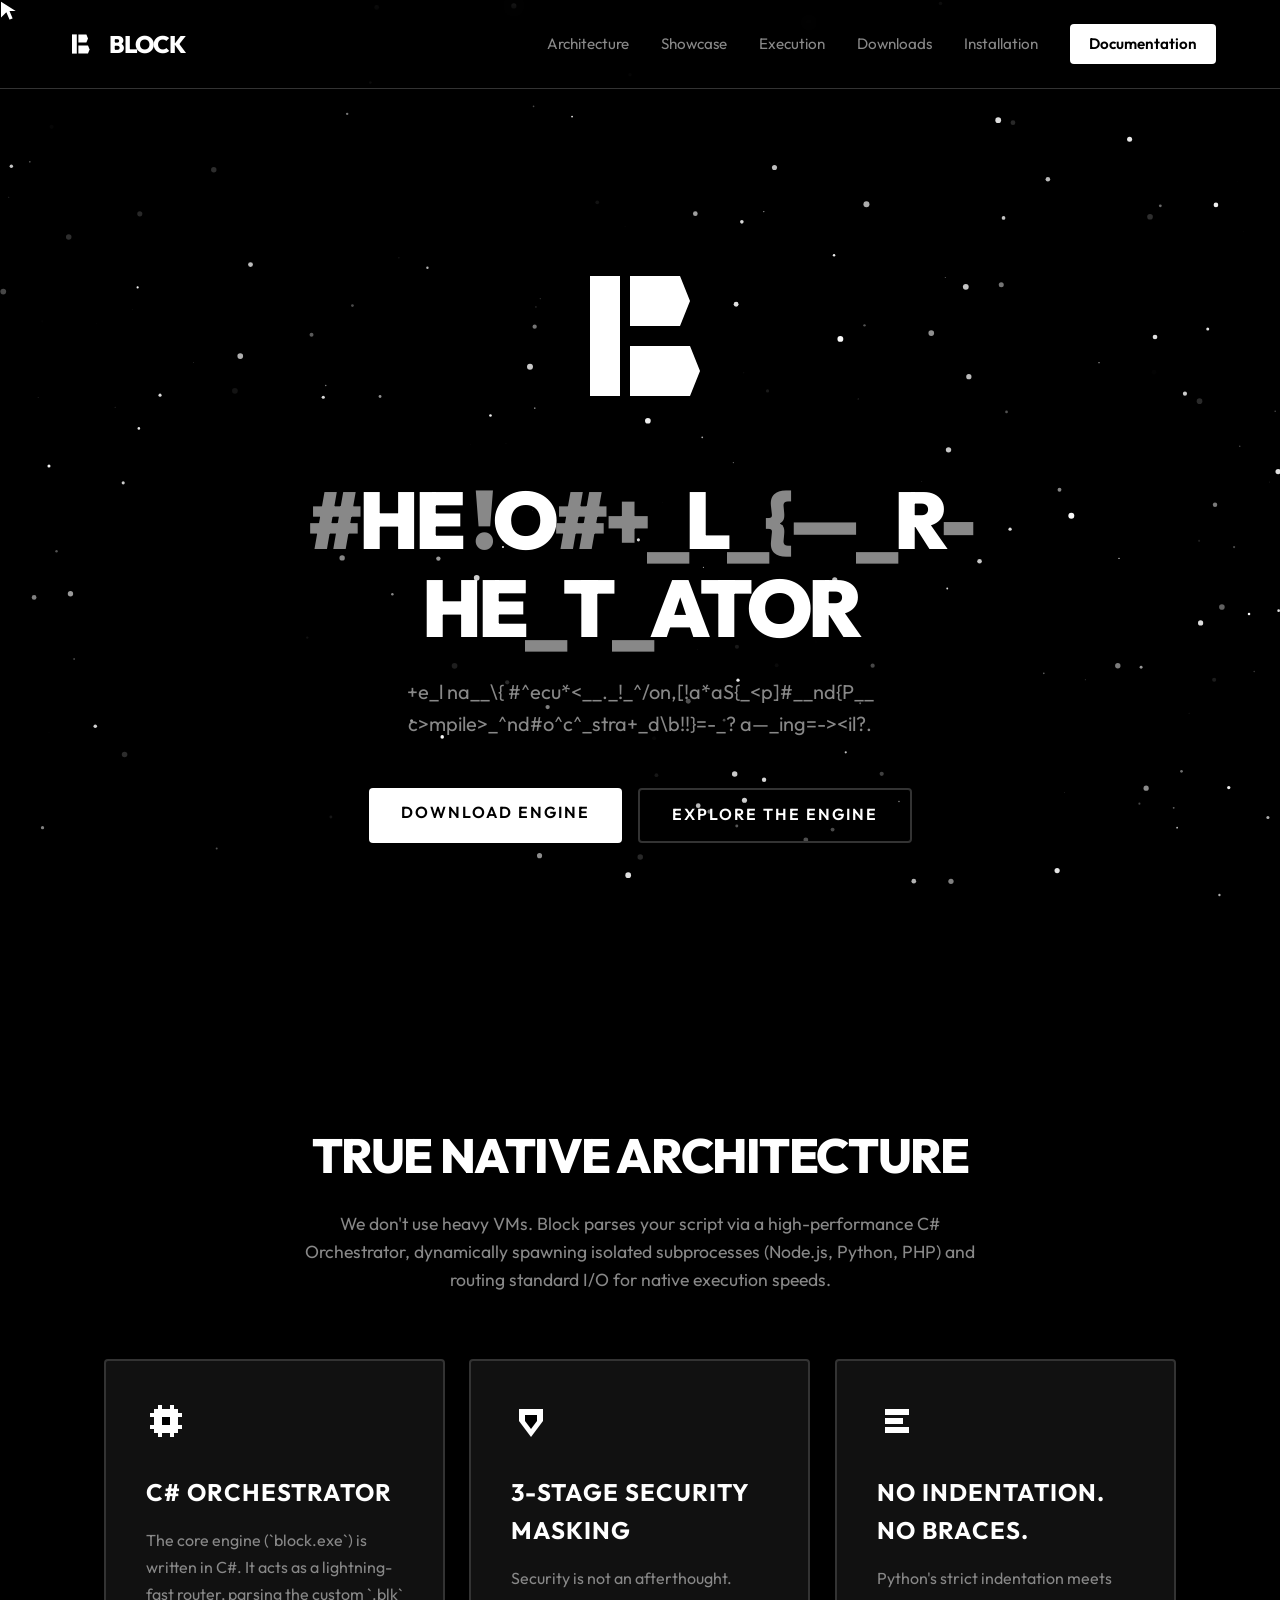
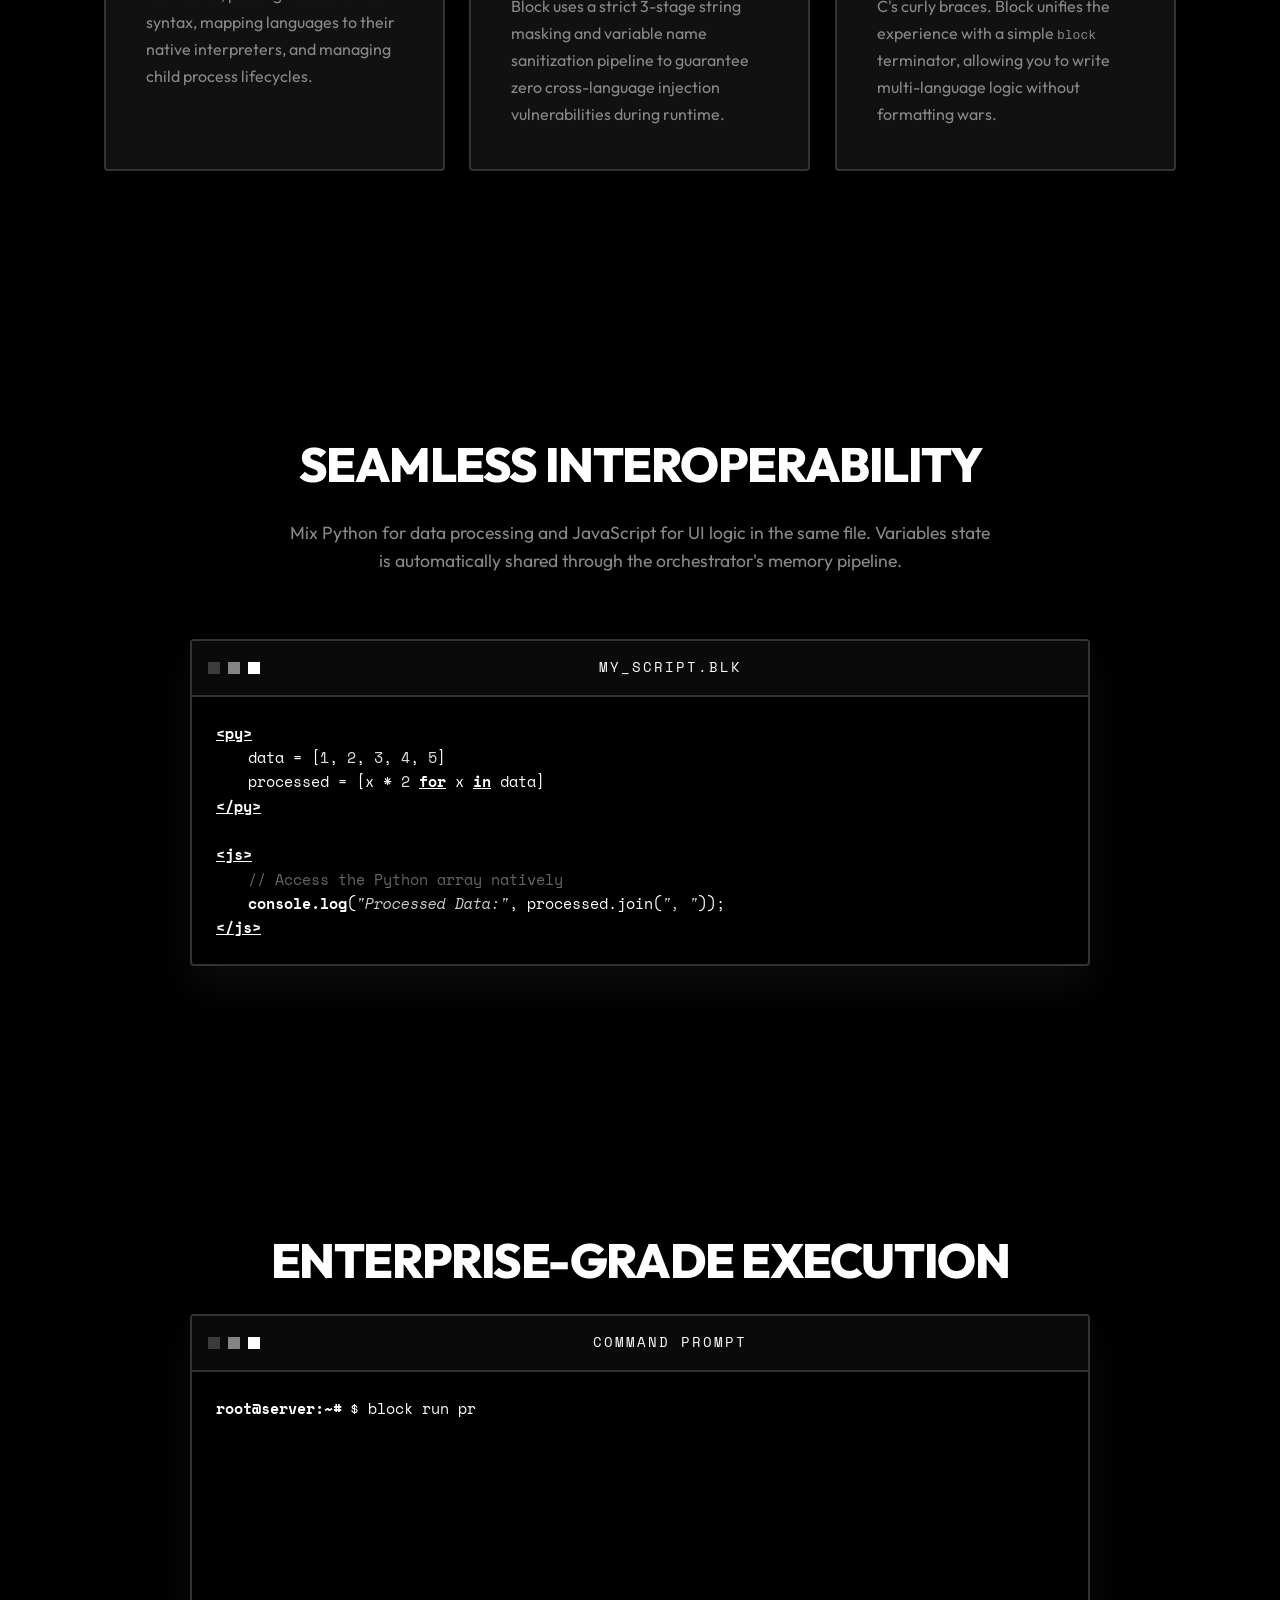
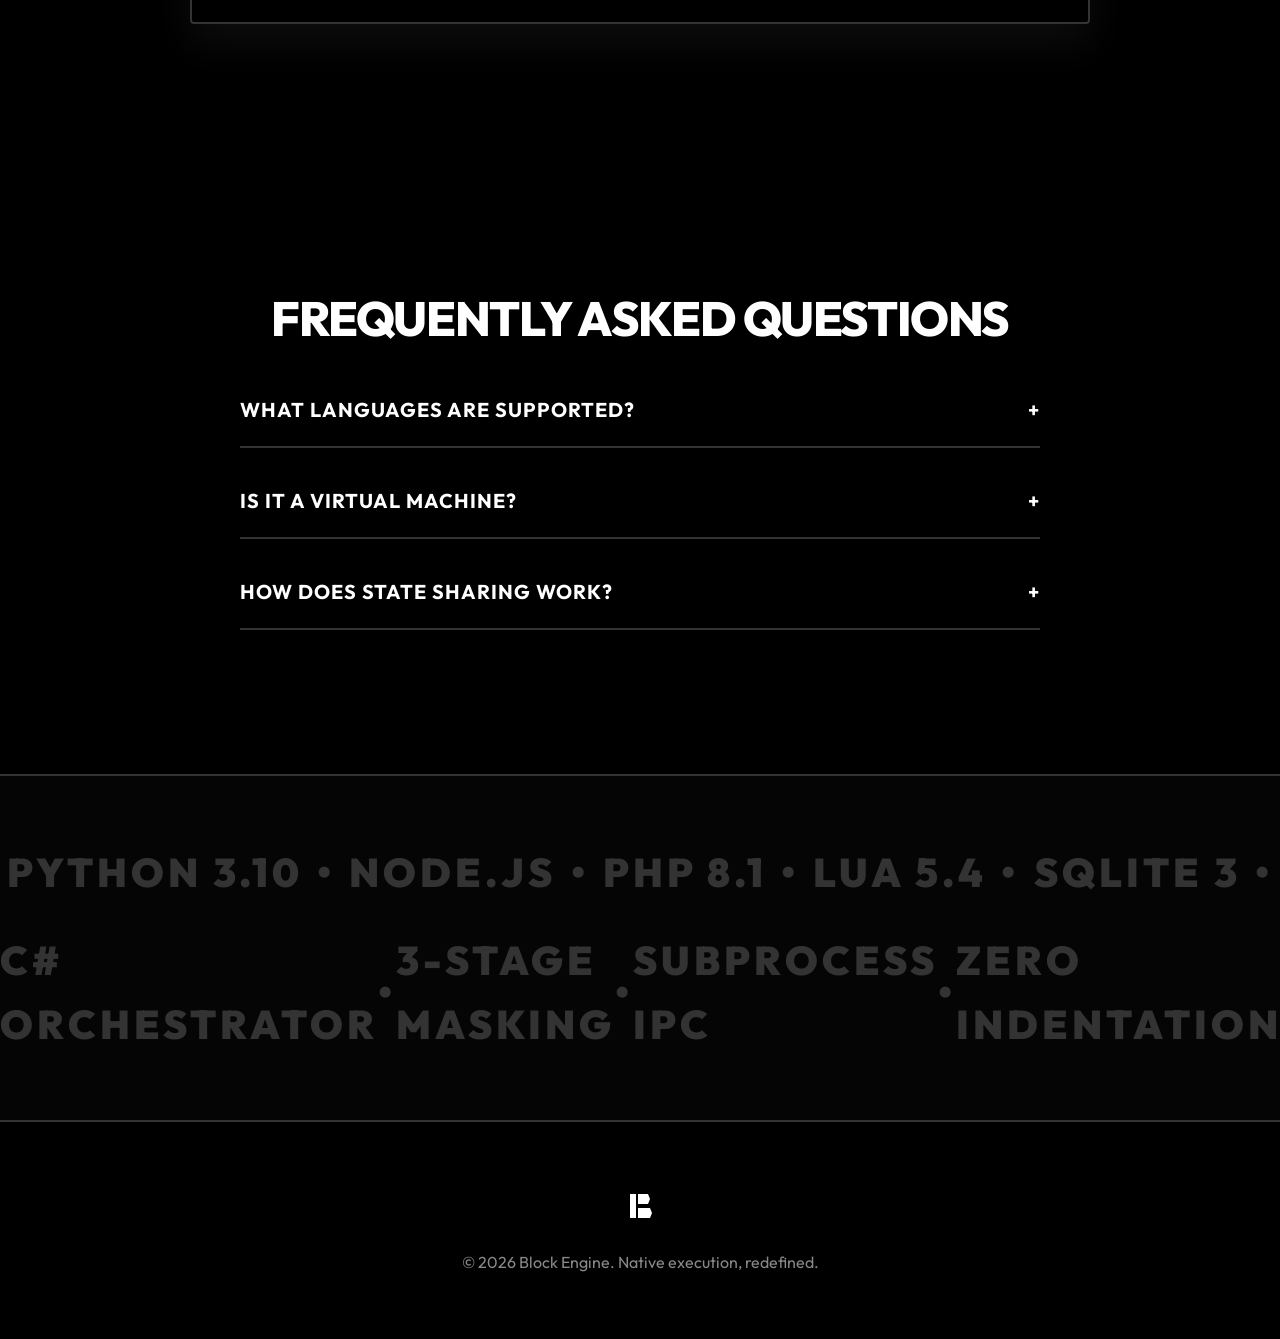
<file: index.html>
<!DOCTYPE html>
<html lang="zh-TW">
<head>
    <meta charset="UTF-8">
    <meta name="viewport" content="width=device-width, initial-scale=1.0">
    <title>Block - The Polyglot Orchestrator</title>
    <link rel="preconnect" href="https://fonts.googleapis.com">
    <link rel="preconnect" href="https://fonts.gstatic.com" crossorigin>
    <link href="https://fonts.googleapis.com/css2?family=Outfit:wght@300;400;600;800;900&family=Space+Mono&display=swap" rel="stylesheet">
    <link rel="stylesheet" href="styles.css">
</head>
<body>
    <!-- 3D Canvas Background -->
    <canvas id="bg-canvas"></canvas>

    <!-- Scroll Timeline -->
    <div id="scroll-line-container">
        <div id="scroll-line"></div>
        <div id="scroll-glow"></div>
    </div>

    <nav class="navbar">
        <a href="index.html" class="logo" style="text-decoration: none; color: inherit;">
            <!-- Using the inline SVG for small logo -->
            <svg viewBox="0 0 100 100" class="logo-img-small">
                <g fill="#ffffff">
                    <rect x="25" y="20" width="15" height="60" />
                    <polygon points="45,20 70,20 75,32.5 70,45 45,45" />
                    <polygon points="45,55 75,55 80,67.5 75,80 45,80" />
                </g>
            </svg>
            <span class="logo-text">BLOCK</span>
        </a>
        <div class="nav-links">
            <a href="#architecture">Architecture</a>
            <a href="#showcase">Showcase</a>
            <a href="#terminal">Execution</a>
            <a href="downloads.html">Downloads</a>
            <a href="wiki-install.html">Installation</a>
            <a href="wiki.html" class="btn-glow">Documentation</a>
        </div>
    </nav>

    <main>
        <header class="hero reveal">
            <!-- Epic Animated Logo (Pure Monochrome Geometric) -->
            <div class="hero-logo-container">
                <svg id="hero-logo" viewBox="0 0 100 100" width="200" height="200">
                    <g class="logo-paths" fill="none" stroke="#ffffff" stroke-width="2">
                        <rect x="25" y="20" width="15" height="60" />
                        <polygon points="45,20 70,20 75,32.5 70,45 45,45" />
                        <polygon points="45,55 75,55 80,67.5 75,80 45,80" />
                    </g>
                </svg>
            </div>

            <h1 class="scramble-text" data-text="THE POLYGLOT ORCHESTRATOR">
                THE POLYGLOT ORCHESTRATOR
            </h1>
            <p class="subtitle scramble-text" data-text="Real native execution. Python, JavaScript, and PHP compiled and orchestrated by C# in a single file.">
                Real native execution. Python, JavaScript, and PHP compiled and orchestrated by C# in a single file.
            </p>
            <div class="cta-group">
                <a href="downloads.html" class="btn-primary">Download Engine</a>
                <a href="#architecture" class="btn-secondary">Explore the Engine</a>
            </div>
        </header>

        <!-- Genuine Architecture Section -->
        <section id="architecture" class="architecture section-padding">
            <h2 class="section-title reveal">True Native Architecture</h2>
            <p class="section-desc reveal">We don't use heavy VMs. Block parses your script via a high-performance C# Orchestrator, dynamically spawning isolated subprocesses (Node.js, Python, PHP) and routing standard I/O for native execution speeds.</p>
            
            <div class="bento-grid">
                <div class="bento-card tilt-card reveal">
                    <div class="bento-icon">
                        <!-- C# Orchestrator Geometric Icon -->
                        <svg viewBox="0 0 100 100" width="40" height="40">
                            <g fill="#ffffff">
                                <rect x="20" y="20" width="60" height="60" />
                                <rect x="10" y="30" width="10" height="10" />
                                <rect x="10" y="60" width="10" height="10" />
                                <rect x="80" y="30" width="10" height="10" />
                                <rect x="80" y="60" width="10" height="10" />
                                <rect x="30" y="10" width="10" height="10" />
                                <rect x="60" y="10" width="10" height="10" />
                                <rect x="30" y="80" width="10" height="10" />
                                <rect x="60" y="80" width="10" height="10" />
                                <rect x="40" y="40" width="20" height="20" fill="#000000" />
                            </g>
                        </svg>
                    </div>
                    <h3>C# Orchestrator</h3>
                    <p>The core engine (`block.exe`) is written in C#. It acts as a lightning-fast router, parsing the custom `.blk` syntax, mapping languages to their native interpreters, and managing child process lifecycles.</p>
                </div>
                <div class="bento-card tilt-card reveal">
                    <div class="bento-icon">
                        <!-- 3-Stage Security Geometric Icon -->
                        <svg viewBox="0 0 100 100" width="40" height="40">
                            <g fill="#ffffff">
                                <polygon points="20,20 80,20 80,50 50,90 20,50" />
                                <polygon points="35,35 65,35 65,50 50,70 35,50" fill="#000000" />
                            </g>
                        </svg>
                    </div>
                    <h3>3-Stage Security Masking</h3>
                    <p>Security is not an afterthought. Block uses a strict 3-stage string masking and variable name sanitization pipeline to guarantee zero cross-language injection vulnerabilities during runtime.</p>
                </div>
                <div class="bento-card tilt-card reveal">
                    <div class="bento-icon">
                        <!-- No Indentation Geometric Icon -->
                        <svg viewBox="0 0 100 100" width="40" height="40">
                            <g fill="#ffffff">
                                <rect x="20" y="20" width="60" height="15" />
                                <rect x="20" y="42.5" width="45" height="15" />
                                <rect x="20" y="65" width="60" height="15" />
                            </g>
                        </svg>
                    </div>
                    <h3>No Indentation. No Braces.</h3>
                    <p>Python's strict indentation meets C's curly braces. Block unifies the experience with a simple <code>block</code> terminator, allowing you to write multi-language logic without formatting wars.</p>
                </div>
            </div>
        </section>

        <!-- Interactive Code Showcase -->
        <section id="showcase" class="showcase section-padding">
            <h2 class="section-title reveal">Seamless Interoperability</h2>
            <p class="section-desc reveal">Mix Python for data processing and JavaScript for UI logic in the same file. Variables state is automatically shared through the orchestrator's memory pipeline.</p>
            
            <div class="code-comparison reveal">
                <div class="code-window">
                    <div class="editor-header">
                        <span class="dot"></span><span class="dot"></span><span class="dot"></span>
                        <span class="window-title">my_script.blk</span>
                    </div>
                    <div class="editor-content">
                        <div class="code-line"><span class="keyword">&lt;py&gt;</span></div>
                        <div class="code-line indent">data = [<span class="number">1</span>, <span class="number">2</span>, <span class="number">3</span>, <span class="number">4</span>, <span class="number">5</span>]</div>
                        <div class="code-line indent">processed = [x * <span class="number">2</span> <span class="keyword">for</span> x <span class="keyword">in</span> data]</div>
                        <div class="code-line"><span class="keyword">&lt;/py&gt;</span></div>
                        <br>
                        <div class="code-line"><span class="keyword">&lt;js&gt;</span></div>
                        <div class="code-line indent"><span class="comment">// Access the Python array natively</span></div>
                        <div class="code-line indent"><span class="func">console.log</span>(<span class="string">"Processed Data:"</span>, processed.join(<span class="string">", "</span>));</div>
                        <div class="code-line"><span class="keyword">&lt;/js&gt;</span></div>
                    </div>
                </div>
            </div>
        </section>

        <!-- Terminal Simulator -->
        <section id="terminal" class="terminal-section section-padding">
            <h2 class="section-title reveal">Enterprise-Grade Execution</h2>
            <div class="terminal-window reveal">
                <div class="editor-header">
                    <span class="dot"></span><span class="dot"></span><span class="dot"></span>
                    <span class="window-title">Command Prompt</span>
                </div>
                <div class="terminal-body" id="term-typing">
                    <!-- JS will inject typing here -->
                </div>
            </div>
        </section>

        <!-- FAQ Accordion -->
        <section class="faq-section section-padding">
            <h2 class="section-title reveal">Frequently Asked Questions</h2>
            <div class="faq-container reveal">
                <div class="faq-item">
                    <button class="faq-question">What languages are supported? <span class="icon">+</span></button>
                    <div class="faq-answer">
                        <p>Block Installer automatically downloads and links native runtime environments for Python, PHP, Lua, SQLite, and JavaScript. You can use all of them out-of-the-box in a single `.blk` file.</p>
                    </div>
                </div>
                <div class="faq-item">
                    <button class="faq-question">Is it a Virtual Machine? <span class="icon">+</span></button>
                    <div class="faq-answer">
                        <p>No. Block does not emulate instructions. It relies on the C# Orchestrator to parse the AST and spin up actual native processes (`python.exe`, `node.exe`), ensuring 100% compatibility with standard libraries.</p>
                    </div>
                </div>
                <div class="faq-item">
                    <button class="faq-question">How does state sharing work? <span class="icon">+</span></button>
                    <div class="faq-answer">
                        <p>The Orchestrator manages an inter-process communication pipeline. When a variable is declared in a Python block, its value is serialized, sanitized by the 3-stage mask, and injected securely into the subsequent JavaScript or PHP context.</p>
                    </div>
                </div>
            </div>
        </section>

        <!-- Ecosystem Marquees -->
        <section class="marquee-section">
            <div class="marquee marquee-left">
                <div class="marquee-content">
                    <span>PYTHON 3.10</span> <span>•</span>
                    <span>NODE.JS</span> <span>•</span>
                    <span>PHP 8.1</span> <span>•</span>
                    <span>LUA 5.4</span> <span>•</span>
                    <span>SQLITE 3</span> <span>•</span>
                </div>
                <div class="marquee-content">
                    <span>PYTHON 3.10</span> <span>•</span>
                    <span>NODE.JS</span> <span>•</span>
                    <span>PHP 8.1</span> <span>•</span>
                    <span>LUA 5.4</span> <span>•</span>
                    <span>SQLITE 3</span> <span>•</span>
                </div>
            </div>
            <div class="marquee marquee-right">
                <div class="marquee-content">
                    <span>C# ORCHESTRATOR</span> <span>•</span>
                    <span>3-STAGE MASKING</span> <span>•</span>
                    <span>SUBPROCESS IPC</span> <span>•</span>
                    <span>ZERO INDENTATION</span> <span>•</span>
                </div>
                <div class="marquee-content">
                    <span>C# ORCHESTRATOR</span> <span>•</span>
                    <span>3-STAGE MASKING</span> <span>•</span>
                    <span>SUBPROCESS IPC</span> <span>•</span>
                    <span>ZERO INDENTATION</span> <span>•</span>
                </div>
            </div>
        </section>
    </main>

    <footer>
        <div class="footer-logo">
            <svg viewBox="0 0 100 100" width="40" height="40">
                <g fill="#ffffff">
                    <rect x="25" y="20" width="15" height="60" />
                    <polygon points="45,20 70,20 75,32.5 70,45 45,45" />
                    <polygon points="45,55 75,55 80,67.5 75,80 45,80" />
                </g>
            </svg>
        </div>
        <p>&copy; 2026 Block Engine. Native execution, redefined.</p>
    </footer>

    <script src="script.js"></script>
</body>
</html>
</file>
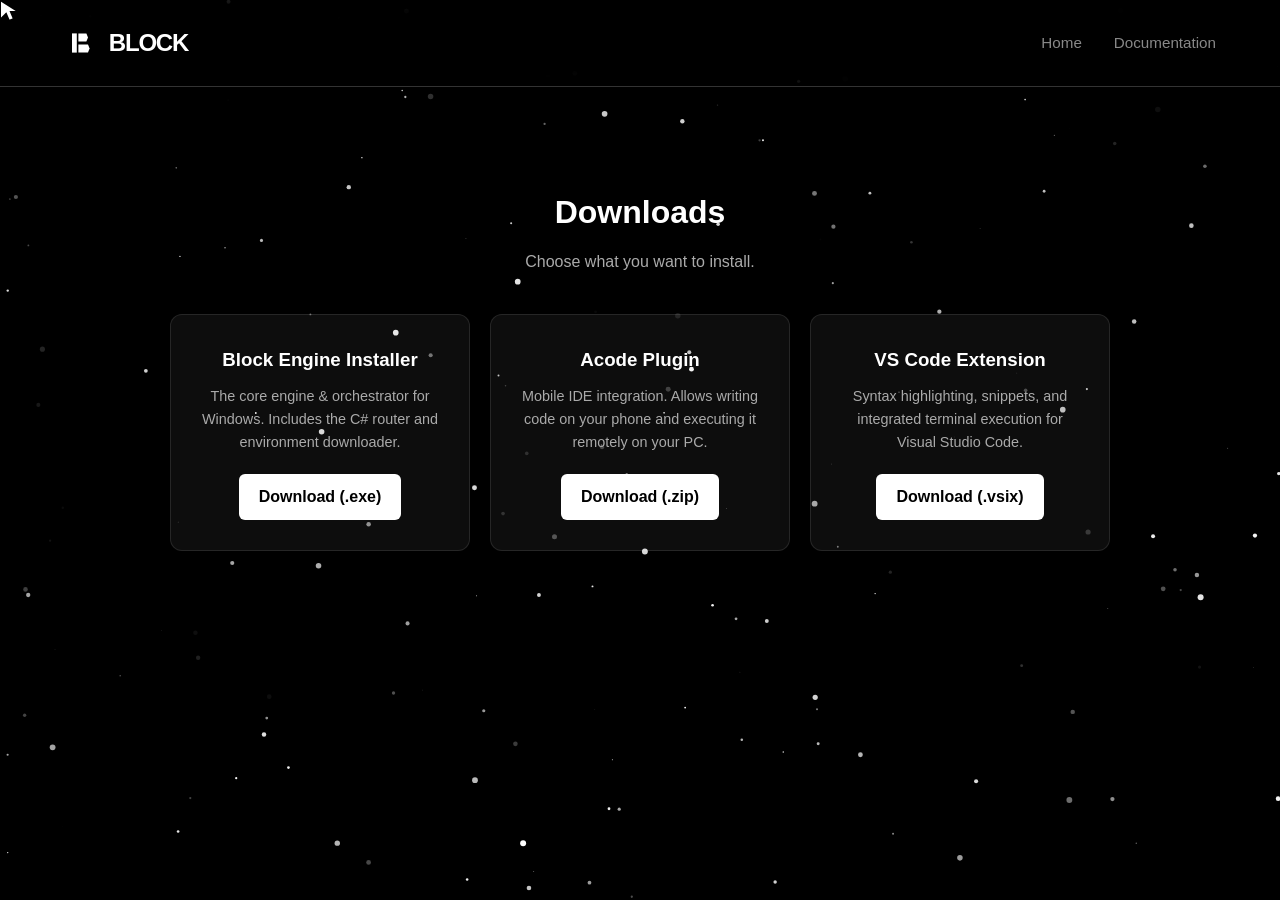
<file: downloads.html>
<!DOCTYPE html>
<html lang="zh-TW">
<head>
    <meta charset="UTF-8">
    <meta name="viewport" content="width=device-width, initial-scale=1.0">
    <title>Downloads - Block Engine</title>
    <link rel="stylesheet" href="styles.css">
    <style>
        .dl-section { display: flex; gap: 20px; flex-wrap: wrap; justify-content: center; padding: 40px; }
        .dl-card { background: rgba(255,255,255,0.05); padding: 30px; border-radius: 12px; width: 300px; text-align: center; border: 1px solid rgba(255,255,255,0.1); }
        .dl-card h3 { color: #fff; margin-bottom: 10px; }
        .dl-card p { color: #aaa; margin-bottom: 20px; font-size: 0.9em; }
        .dl-card a { display: inline-block; padding: 10px 20px; background: #fff; color: #000; text-decoration: none; border-radius: 6px; font-weight: bold; transition: all 0.2s; }
        .dl-card a:hover { background: #ccc; }
    </style>
</head>
<body>
    <!-- 3D Canvas Background -->
    <canvas id="bg-canvas"></canvas>
    
    <nav class="navbar">
        <a href="index.html" class="logo" style="text-decoration: none; color: inherit;">
            <svg viewBox="0 0 100 100" class="logo-img-small">
                <g fill="#ffffff">
                    <rect x="25" y="20" width="15" height="60" />
                    <polygon points="45,20 70,20 75,32.5 70,45 45,45" />
                    <polygon points="45,55 75,55 80,67.5 75,80 45,80" />
                </g>
            </svg>
            <span class="logo-text">BLOCK</span>
        </a>
        <div class="nav-links">
            <a href="index.html">Home</a>
            <a href="wiki.html">Documentation</a>
        </div>
    </nav>

    <main style="padding-top: 100px; text-align: center;">
        <h1 style="color: #fff; margin-bottom: 10px;">Downloads</h1>
        <p style="color: #aaa;">Choose what you want to install.</p>

        <div class="dl-section">
            <div class="dl-card">
                <h3>Block Engine Installer</h3>
                <p>The core engine & orchestrator for Windows. Includes the C# router and environment downloader.</p>
                <a href="BlockSetup.exe" download>Download (.exe)</a>
            </div>
            <div class="dl-card">
                <h3>Acode Plugin</h3>
                <p>Mobile IDE integration. Allows writing code on your phone and executing it remotely on your PC.</p>
                <a href="acode-plugin-block.zip" download>Download (.zip)</a>
            </div>
            <div class="dl-card">
                <h3>VS Code Extension</h3>
                <p>Syntax highlighting, snippets, and integrated terminal execution for Visual Studio Code.</p>
                <a href="block-language-1.0.0.vsix" download>Download (.vsix)</a>
            </div>
        </div>
    </main>
    
    <script src="script.js"></script>
</body>
</html>
</file>
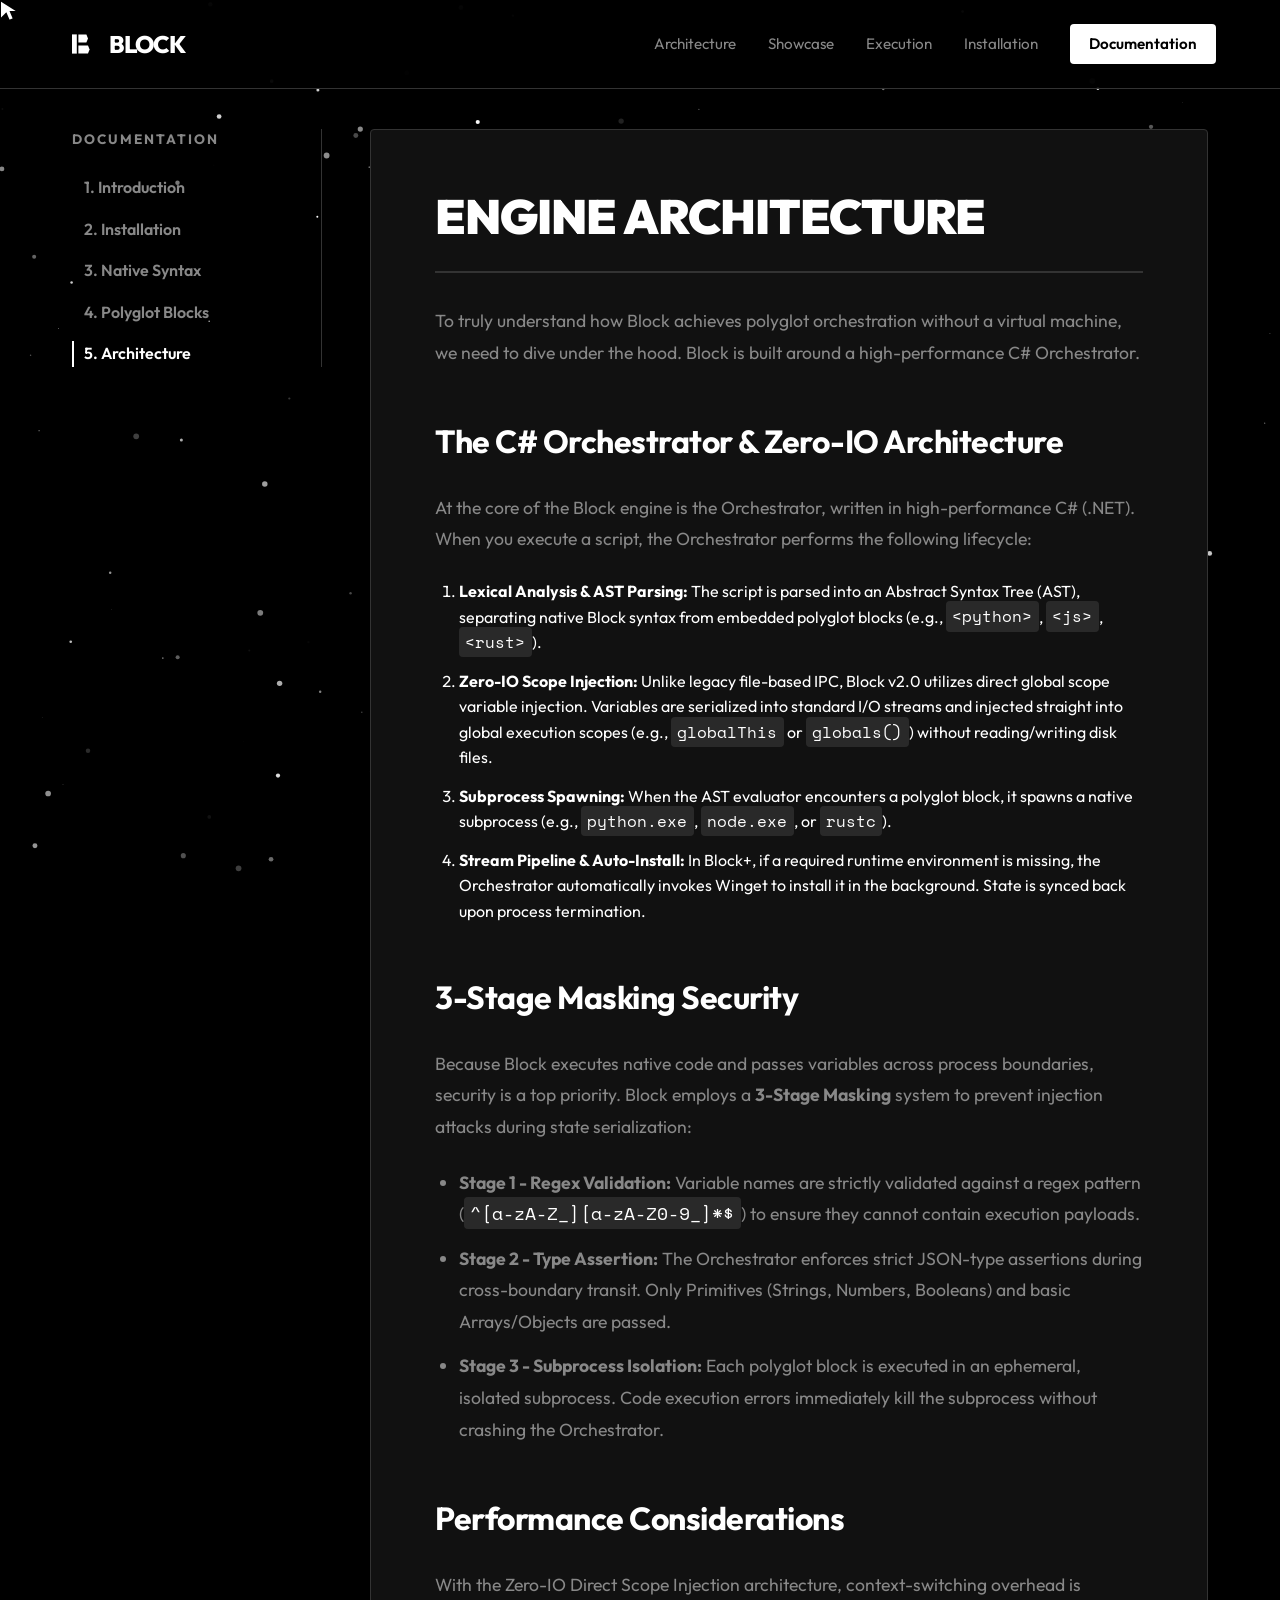
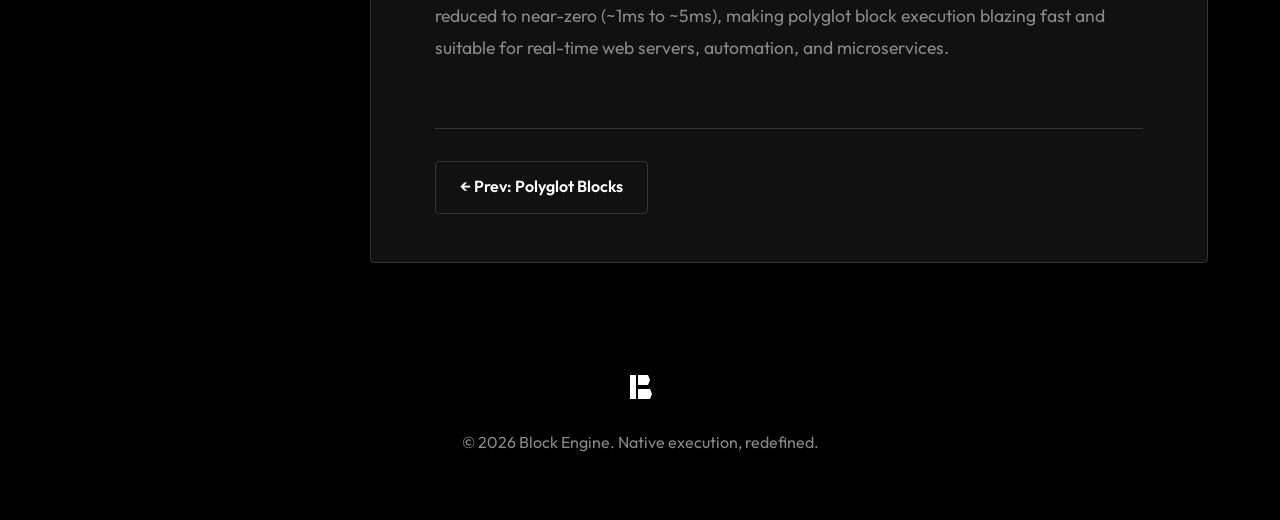
<file: wiki-architecture.html>
<!DOCTYPE html>
<html lang="en">
<head>
    <meta charset="UTF-8">
    <meta name="viewport" content="width=device-width, initial-scale=1.0">
    <title>Block - Architecture</title>
    <link rel="preconnect" href="https://fonts.googleapis.com">
    <link rel="preconnect" href="https://fonts.gstatic.com" crossorigin>
    <link href="https://fonts.googleapis.com/css2?family=Outfit:wght@300;400;600;800;900&family=Space+Mono&display=swap" rel="stylesheet">
    <link rel="stylesheet" href="styles.css">
    <style>
        #bg-canvas { z-index: -2 !important; pointer-events: none !important; }
    </style>
</head>
<body>
    <canvas id="bg-canvas"></canvas>

    <nav class="navbar">
        <a href="index.html" class="logo" style="text-decoration: none; color: inherit;">
            <svg viewBox="0 0 100 100" class="logo-img-small">
                <g fill="#ffffff">
                    <rect x="25" y="20" width="15" height="60" />
                    <polygon points="45,20 70,20 75,32.5 70,45 45,45" />
                    <polygon points="45,55 75,55 80,67.5 75,80 45,80" />
                </g>
            </svg>
            <span class="logo-text">BLOCK</span>
        </a>
        <div class="nav-links">
            <a href="index.html#architecture">Architecture</a>
            <a href="index.html#showcase">Showcase</a>
            <a href="index.html#terminal">Execution</a>
            <a href="wiki-install.html">Installation</a>
            <a href="wiki.html" class="btn-glow">Documentation</a>
        </div>
    </nav>

    <div class="wiki-layout">
        <!-- Sidebar -->
        <aside class="wiki-sidebar">
            <h4>Documentation</h4>
            <ul>
                <li><a href="wiki.html">1. Introduction</a></li>
                <li><a href="wiki-install.html">2. Installation</a></li>
                <li><a href="wiki-syntax.html">3. Native Syntax</a></li>
                <li><a href="wiki-polyglot.html">4. Polyglot Blocks</a></li>
                <li><a href="wiki-architecture.html" class="active">5. Architecture</a></li>
            </ul>
        </aside>

        <!-- Main Content -->
        <main class="wiki-content">
            <h1>Engine Architecture</h1>
            <p>To truly understand how Block achieves polyglot orchestration without a virtual machine, we need to dive under the hood. Block is built around a high-performance C# Orchestrator.</p>
            
            <h2>The C# Orchestrator & Zero-IO Architecture</h2>
            <p>At the core of the Block engine is the Orchestrator, written in high-performance C# (.NET). When you execute a script, the Orchestrator performs the following lifecycle:</p>
            <ol>
                <li><strong>Lexical Analysis & AST Parsing:</strong> The script is parsed into an Abstract Syntax Tree (AST), separating native Block syntax from embedded polyglot blocks (e.g., <code>&lt;python&gt;</code>, <code>&lt;js&gt;</code>, <code>&lt;rust&gt;</code>).</li>
                <li><strong>Zero-IO Scope Injection:</strong> Unlike legacy file-based IPC, Block v2.0 utilizes direct global scope variable injection. Variables are serialized into standard I/O streams and injected straight into global execution scopes (e.g., <code>globalThis</code> or <code>globals()</code>) without reading/writing disk files.</li>
                <li><strong>Subprocess Spawning:</strong> When the AST evaluator encounters a polyglot block, it spawns a native subprocess (e.g., <code>python.exe</code>, <code>node.exe</code>, or <code>rustc</code>).</li>
                <li><strong>Stream Pipeline & Auto-Install:</strong> In Block+, if a required runtime environment is missing, the Orchestrator automatically invokes Winget to install it in the background. State is synced back upon process termination.</li>
            </ol>
            
            <h2>3-Stage Masking Security</h2>
            <p>Because Block executes native code and passes variables across process boundaries, security is a top priority. Block employs a <strong>3-Stage Masking</strong> system to prevent injection attacks during state serialization:</p>
            <ul>
                <li><strong>Stage 1 - Regex Validation:</strong> Variable names are strictly validated against a regex pattern (<code>^[a-zA-Z_][a-zA-Z0-9_]*$</code>) to ensure they cannot contain execution payloads.</li>
                <li><strong>Stage 2 - Type Assertion:</strong> The Orchestrator enforces strict JSON-type assertions during cross-boundary transit. Only Primitives (Strings, Numbers, Booleans) and basic Arrays/Objects are passed.</li>
                <li><strong>Stage 3 - Subprocess Isolation:</strong> Each polyglot block is executed in an ephemeral, isolated subprocess. Code execution errors immediately kill the subprocess without crashing the Orchestrator.</li>
            </ul>

            <h2>Performance Considerations</h2>
            <p>With the Zero-IO Direct Scope Injection architecture, context-switching overhead is reduced to near-zero (~1ms to ~5ms), making polyglot block execution blazing fast and suitable for real-time web servers, automation, and microservices.</p>

            <div class="wiki-nav-buttons">
                <a href="wiki-polyglot.html">&larr; Prev: Polyglot Blocks</a>
                <div></div>
            </div>
        </main>
    </div>

    <footer>
        <div class="footer-logo">
            <svg viewBox="0 0 100 100" width="40" height="40">
                <g fill="#ffffff">
                    <rect x="25" y="20" width="15" height="60" />
                    <polygon points="45,20 70,20 75,32.5 70,45 45,45" />
                    <polygon points="45,55 75,55 80,67.5 75,80 45,80" />
                </g>
            </svg>
        </div>
        <p>&copy; 2026 Block Engine. Native execution, redefined.</p>
    </footer>
    <script src="script.js"></script>
</body>
</html>
</file>
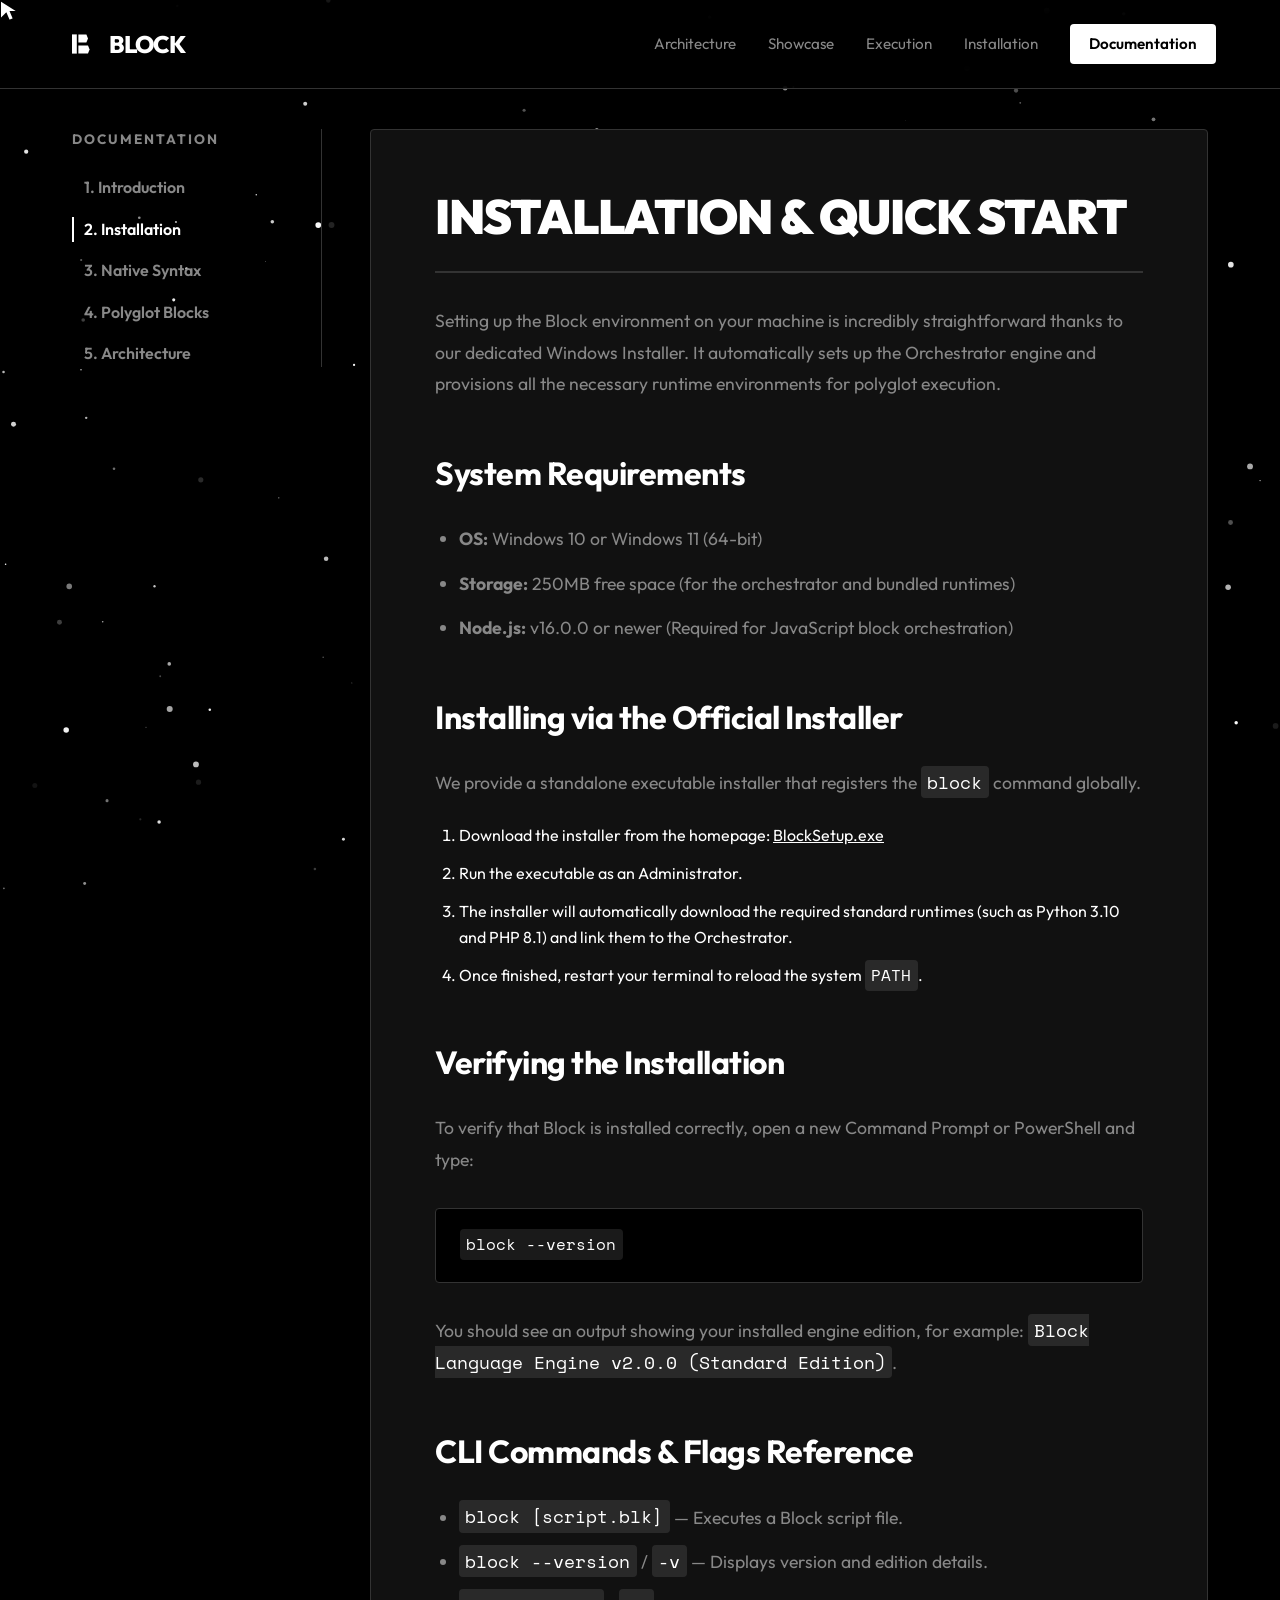
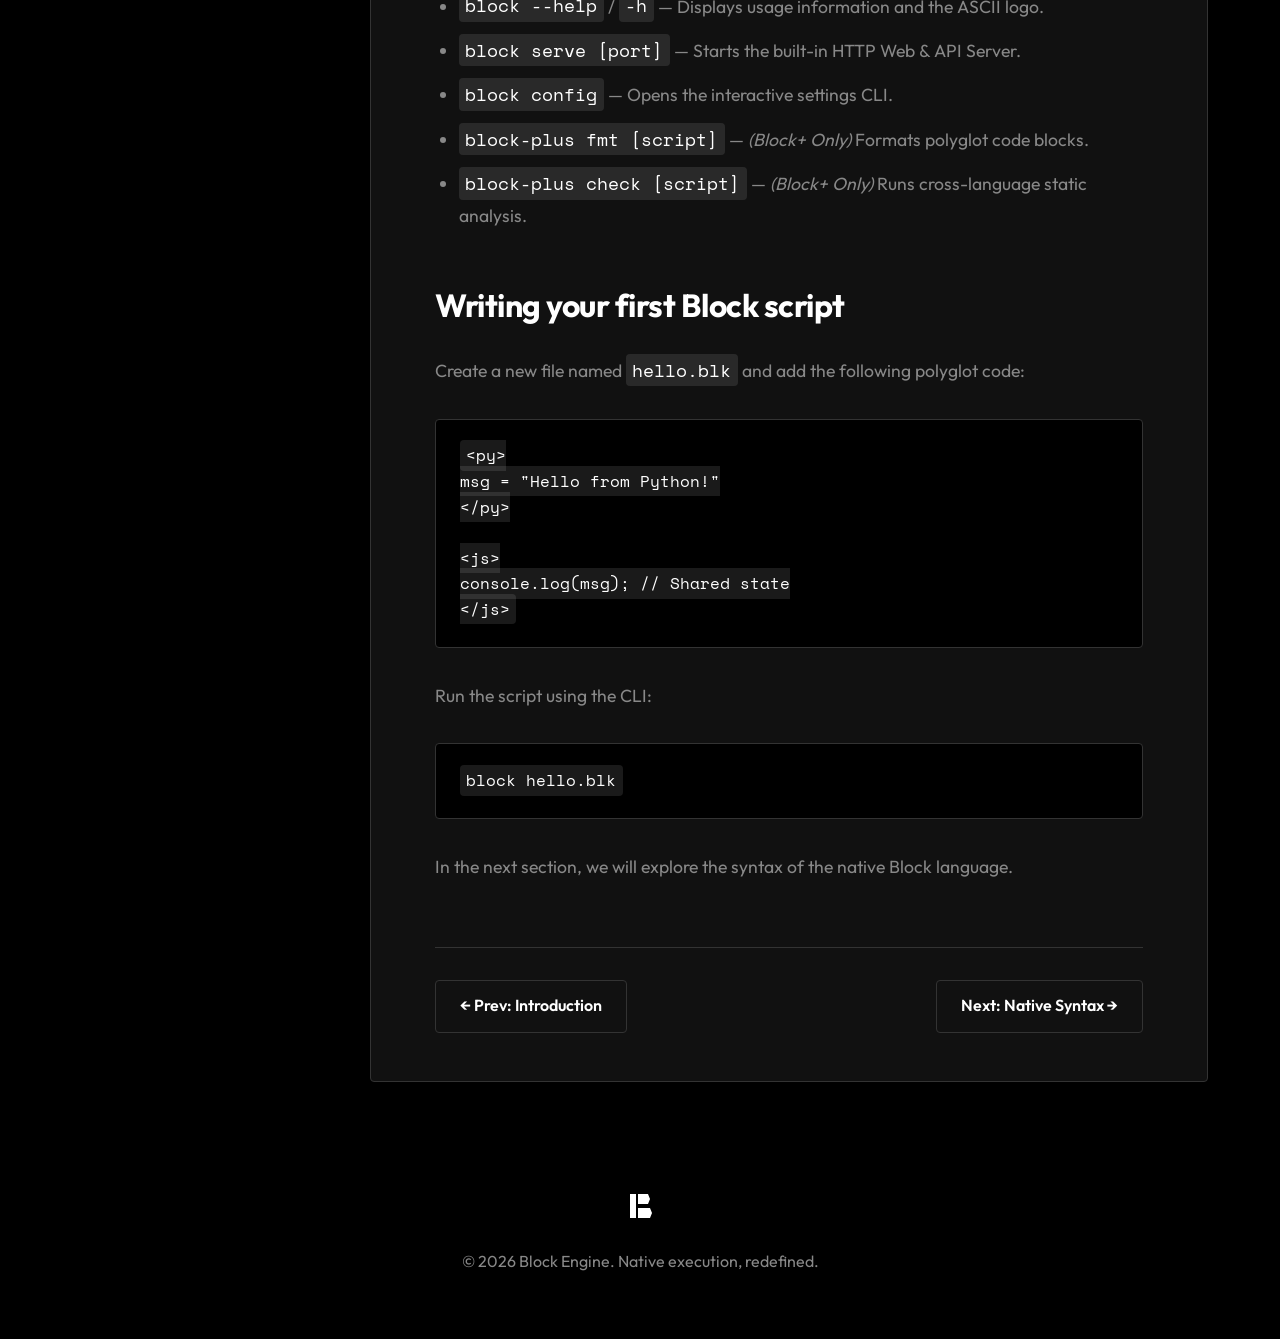
<file: wiki-install.html>
<!DOCTYPE html>
<html lang="en">
<head>
    <meta charset="UTF-8">
    <meta name="viewport" content="width=device-width, initial-scale=1.0">
    <title>Block - Installation</title>
    <link rel="preconnect" href="https://fonts.googleapis.com">
    <link rel="preconnect" href="https://fonts.gstatic.com" crossorigin>
    <link href="https://fonts.googleapis.com/css2?family=Outfit:wght@300;400;600;800;900&family=Space+Mono&display=swap" rel="stylesheet">
    <link rel="stylesheet" href="styles.css">
    <style>
        #bg-canvas { z-index: -2 !important; pointer-events: none !important; }
    </style>
</head>
<body>
    <canvas id="bg-canvas"></canvas>

    <nav class="navbar">
        <a href="index.html" class="logo" style="text-decoration: none; color: inherit;">
            <svg viewBox="0 0 100 100" class="logo-img-small">
                <g fill="#ffffff">
                    <rect x="25" y="20" width="15" height="60" />
                    <polygon points="45,20 70,20 75,32.5 70,45 45,45" />
                    <polygon points="45,55 75,55 80,67.5 75,80 45,80" />
                </g>
            </svg>
            <span class="logo-text">BLOCK</span>
        </a>
        <div class="nav-links">
            <a href="index.html#architecture">Architecture</a>
            <a href="index.html#showcase">Showcase</a>
            <a href="index.html#terminal">Execution</a>
            <a href="wiki-install.html">Installation</a>
            <a href="wiki.html" class="btn-glow">Documentation</a>
        </div>
    </nav>

    <div class="wiki-layout">
        <!-- Sidebar -->
        <aside class="wiki-sidebar">
            <h4>Documentation</h4>
            <ul>
                <li><a href="wiki.html">1. Introduction</a></li>
                <li><a href="wiki-install.html" class="active">2. Installation</a></li>
                <li><a href="wiki-syntax.html">3. Native Syntax</a></li>
                <li><a href="wiki-polyglot.html">4. Polyglot Blocks</a></li>
                <li><a href="wiki-architecture.html">5. Architecture</a></li>
            </ul>
        </aside>

        <!-- Main Content -->
        <main class="wiki-content">
            <h1>Installation & Quick Start</h1>
            <p>Setting up the Block environment on your machine is incredibly straightforward thanks to our dedicated Windows Installer. It automatically sets up the Orchestrator engine and provisions all the necessary runtime environments for polyglot execution.</p>
            
            <h2>System Requirements</h2>
            <ul>
                <li><strong>OS:</strong> Windows 10 or Windows 11 (64-bit)</li>
                <li><strong>Storage:</strong> 250MB free space (for the orchestrator and bundled runtimes)</li>
                <li><strong>Node.js:</strong> v16.0.0 or newer (Required for JavaScript block orchestration)</li>
            </ul>
            
            <h2>Installing via the Official Installer</h2>
            <p>We provide a standalone executable installer that registers the <code>block</code> command globally.</p>
            <ol>
                <li>Download the installer from the homepage: <a href="BlockSetup.exe" style="color:#fff; text-decoration:underline;">BlockSetup.exe</a></li>
                <li>Run the executable as an Administrator.</li>
                <li>The installer will automatically download the required standard runtimes (such as Python 3.10 and PHP 8.1) and link them to the Orchestrator.</li>
                <li>Once finished, restart your terminal to reload the system <code>PATH</code>.</li>
            </ol>

            <h2>Verifying the Installation</h2>
            <p>To verify that Block is installed correctly, open a new Command Prompt or PowerShell and type:</p>
            <pre><code>block --version</code></pre>
            <p>You should see an output showing your installed engine edition, for example: <code>Block Language Engine v2.0.0 (Standard Edition)</code>.</p>

            <h2>CLI Commands & Flags Reference</h2>
            <ul>
                <li><code>block [script.blk]</code> — Executes a Block script file.</li>
                <li><code>block --version</code> / <code>-v</code> — Displays version and edition details.</li>
                <li><code>block --help</code> / <code>-h</code> — Displays usage information and the ASCII logo.</li>
                <li><code>block serve [port]</code> — Starts the built-in HTTP Web & API Server.</li>
                <li><code>block config</code> — Opens the interactive settings CLI.</li>
                <li><code>block-plus fmt [script]</code> — <em>(Block+ Only)</em> Formats polyglot code blocks.</li>
                <li><code>block-plus check [script]</code> — <em>(Block+ Only)</em> Runs cross-language static analysis.</li>
            </ul>

            <h2>Writing your first Block script</h2>
            <p>Create a new file named <code>hello.blk</code> and add the following polyglot code:</p>
            <pre><code>&lt;py&gt;
msg = "Hello from Python!"
&lt;/py&gt;

&lt;js&gt;
console.log(msg); // Shared state
&lt;/js&gt;</code></pre>
            
            <p>Run the script using the CLI:</p>
            <pre><code>block hello.blk</code></pre>
            
            <p>In the next section, we will explore the syntax of the native Block language.</p>

            <div class="wiki-nav-buttons">
                <a href="wiki.html">&larr; Prev: Introduction</a>
                <a href="wiki-syntax.html">Next: Native Syntax &rarr;</a>
            </div>
        </main>
    </div>

    <footer>
        <div class="footer-logo">
            <svg viewBox="0 0 100 100" width="40" height="40">
                <g fill="#ffffff">
                    <rect x="25" y="20" width="15" height="60" />
                    <polygon points="45,20 70,20 75,32.5 70,45 45,45" />
                    <polygon points="45,55 75,55 80,67.5 75,80 45,80" />
                </g>
            </svg>
        </div>
        <p>&copy; 2026 Block Engine. Native execution, redefined.</p>
    </footer>
    <script src="script.js"></script>
</body>
</html>
</file>
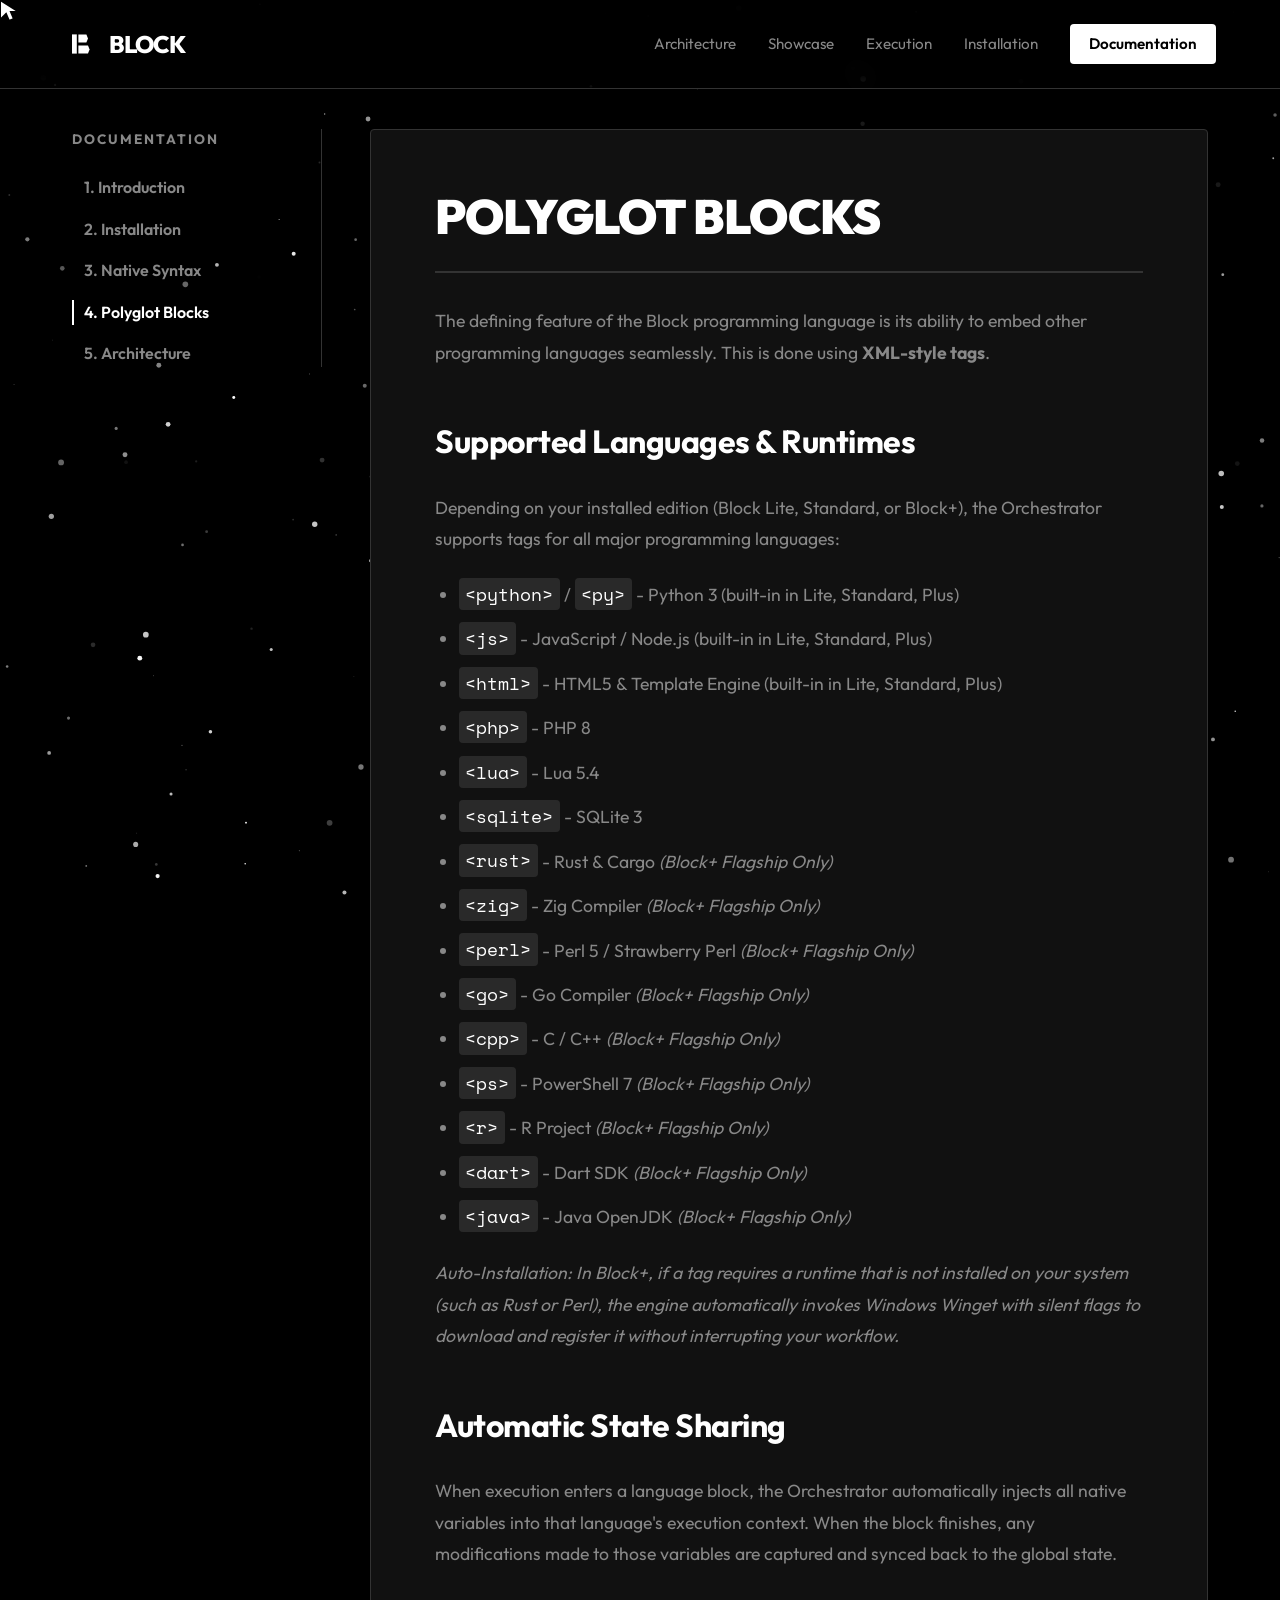
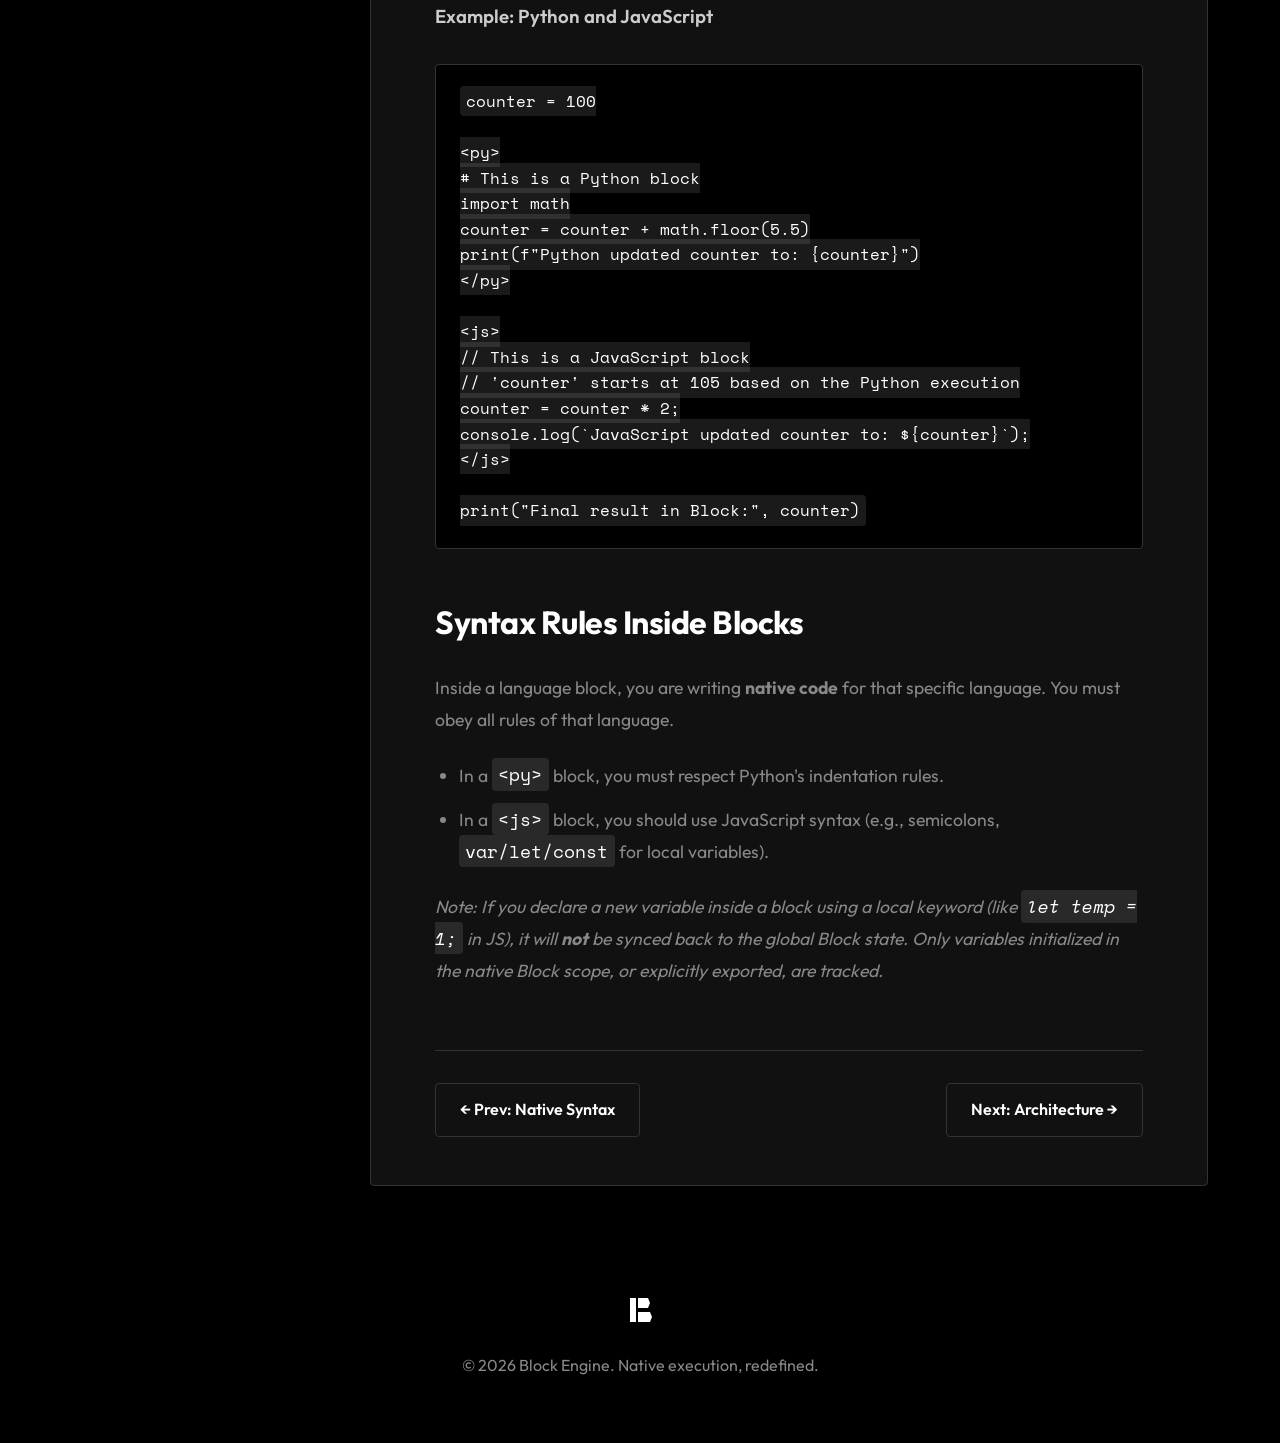
<file: wiki-polyglot.html>
<!DOCTYPE html>
<html lang="en">
<head>
    <meta charset="UTF-8">
    <meta name="viewport" content="width=device-width, initial-scale=1.0">
    <title>Block - Polyglot Blocks</title>
    <link rel="preconnect" href="https://fonts.googleapis.com">
    <link rel="preconnect" href="https://fonts.gstatic.com" crossorigin>
    <link href="https://fonts.googleapis.com/css2?family=Outfit:wght@300;400;600;800;900&family=Space+Mono&display=swap" rel="stylesheet">
    <link rel="stylesheet" href="styles.css">
    <style>
        #bg-canvas { z-index: -2 !important; pointer-events: none !important; }
    </style>
</head>
<body>
    <canvas id="bg-canvas"></canvas>

    <nav class="navbar">
        <a href="index.html" class="logo" style="text-decoration: none; color: inherit;">
            <svg viewBox="0 0 100 100" class="logo-img-small">
                <g fill="#ffffff">
                    <rect x="25" y="20" width="15" height="60" />
                    <polygon points="45,20 70,20 75,32.5 70,45 45,45" />
                    <polygon points="45,55 75,55 80,67.5 75,80 45,80" />
                </g>
            </svg>
            <span class="logo-text">BLOCK</span>
        </a>
        <div class="nav-links">
            <a href="index.html#architecture">Architecture</a>
            <a href="index.html#showcase">Showcase</a>
            <a href="index.html#terminal">Execution</a>
            <a href="wiki-install.html">Installation</a>
            <a href="wiki.html" class="btn-glow">Documentation</a>
        </div>
    </nav>

    <div class="wiki-layout">
        <!-- Sidebar -->
        <aside class="wiki-sidebar">
            <h4>Documentation</h4>
            <ul>
                <li><a href="wiki.html">1. Introduction</a></li>
                <li><a href="wiki-install.html">2. Installation</a></li>
                <li><a href="wiki-syntax.html">3. Native Syntax</a></li>
                <li><a href="wiki-polyglot.html" class="active">4. Polyglot Blocks</a></li>
                <li><a href="wiki-architecture.html">5. Architecture</a></li>
            </ul>
        </aside>

        <!-- Main Content -->
        <main class="wiki-content">
            <h1>Polyglot Blocks</h1>
            <p>The defining feature of the Block programming language is its ability to embed other programming languages seamlessly. This is done using <strong>XML-style tags</strong>.</p>
            
            <h2>Supported Languages & Runtimes</h2>
            <p>Depending on your installed edition (Block Lite, Standard, or Block+), the Orchestrator supports tags for all major programming languages:</p>
            <ul>
                <li><code>&lt;python&gt;</code> / <code>&lt;py&gt;</code> - Python 3 (built-in in Lite, Standard, Plus)</li>
                <li><code>&lt;js&gt;</code> - JavaScript / Node.js (built-in in Lite, Standard, Plus)</li>
                <li><code>&lt;html&gt;</code> - HTML5 & Template Engine (built-in in Lite, Standard, Plus)</li>
                <li><code>&lt;php&gt;</code> - PHP 8</li>
                <li><code>&lt;lua&gt;</code> - Lua 5.4</li>
                <li><code>&lt;sqlite&gt;</code> - SQLite 3</li>
                <li><code>&lt;rust&gt;</code> - Rust & Cargo <em>(Block+ Flagship Only)</em></li>
                <li><code>&lt;zig&gt;</code> - Zig Compiler <em>(Block+ Flagship Only)</em></li>
                <li><code>&lt;perl&gt;</code> - Perl 5 / Strawberry Perl <em>(Block+ Flagship Only)</em></li>
                <li><code>&lt;go&gt;</code> - Go Compiler <em>(Block+ Flagship Only)</em></li>
                <li><code>&lt;cpp&gt;</code> - C / C++ <em>(Block+ Flagship Only)</em></li>
                <li><code>&lt;ps&gt;</code> - PowerShell 7 <em>(Block+ Flagship Only)</em></li>
                <li><code>&lt;r&gt;</code> - R Project <em>(Block+ Flagship Only)</em></li>
                <li><code>&lt;dart&gt;</code> - Dart SDK <em>(Block+ Flagship Only)</em></li>
                <li><code>&lt;java&gt;</code> - Java OpenJDK <em>(Block+ Flagship Only)</em></li>
            </ul>

            <p><em>Auto-Installation: In Block+, if a tag requires a runtime that is not installed on your system (such as Rust or Perl), the engine automatically invokes Windows Winget with silent flags to download and register it without interrupting your workflow.</em></p>
            
            <h2>Automatic State Sharing</h2>
            <p>When execution enters a language block, the Orchestrator automatically injects all native variables into that language's execution context. When the block finishes, any modifications made to those variables are captured and synced back to the global state.</p>
            
            <h3>Example: Python and JavaScript</h3>
            <pre><code>counter = 100

&lt;py&gt;
# This is a Python block
import math
counter = counter + math.floor(5.5)
print(f"Python updated counter to: {counter}")
&lt;/py&gt;

&lt;js&gt;
// This is a JavaScript block
// 'counter' starts at 105 based on the Python execution
counter = counter * 2;
console.log(`JavaScript updated counter to: ${counter}`);
&lt;/js&gt;

print("Final result in Block:", counter)
</code></pre>

            <h2>Syntax Rules Inside Blocks</h2>
            <p>Inside a language block, you are writing <strong>native code</strong> for that specific language. You must obey all rules of that language.</p>
            <ul>
                <li>In a <code>&lt;py&gt;</code> block, you must respect Python's indentation rules.</li>
                <li>In a <code>&lt;js&gt;</code> block, you should use JavaScript syntax (e.g., semicolons, <code>var/let/const</code> for local variables).</li>
            </ul>
            <p><em>Note: If you declare a new variable inside a block using a local keyword (like <code>let temp = 1;</code> in JS), it will <strong>not</strong> be synced back to the global Block state. Only variables initialized in the native Block scope, or explicitly exported, are tracked.</em></p>

            <div class="wiki-nav-buttons">
                <a href="wiki-syntax.html">&larr; Prev: Native Syntax</a>
                <a href="wiki-architecture.html">Next: Architecture &rarr;</a>
            </div>
        </main>
    </div>

    <footer>
        <div class="footer-logo">
            <svg viewBox="0 0 100 100" width="40" height="40">
                <g fill="#ffffff">
                    <rect x="25" y="20" width="15" height="60" />
                    <polygon points="45,20 70,20 75,32.5 70,45 45,45" />
                    <polygon points="45,55 75,55 80,67.5 75,80 45,80" />
                </g>
            </svg>
        </div>
        <p>&copy; 2026 Block Engine. Native execution, redefined.</p>
    </footer>
    <script src="script.js"></script>
</body>
</html>
</file>
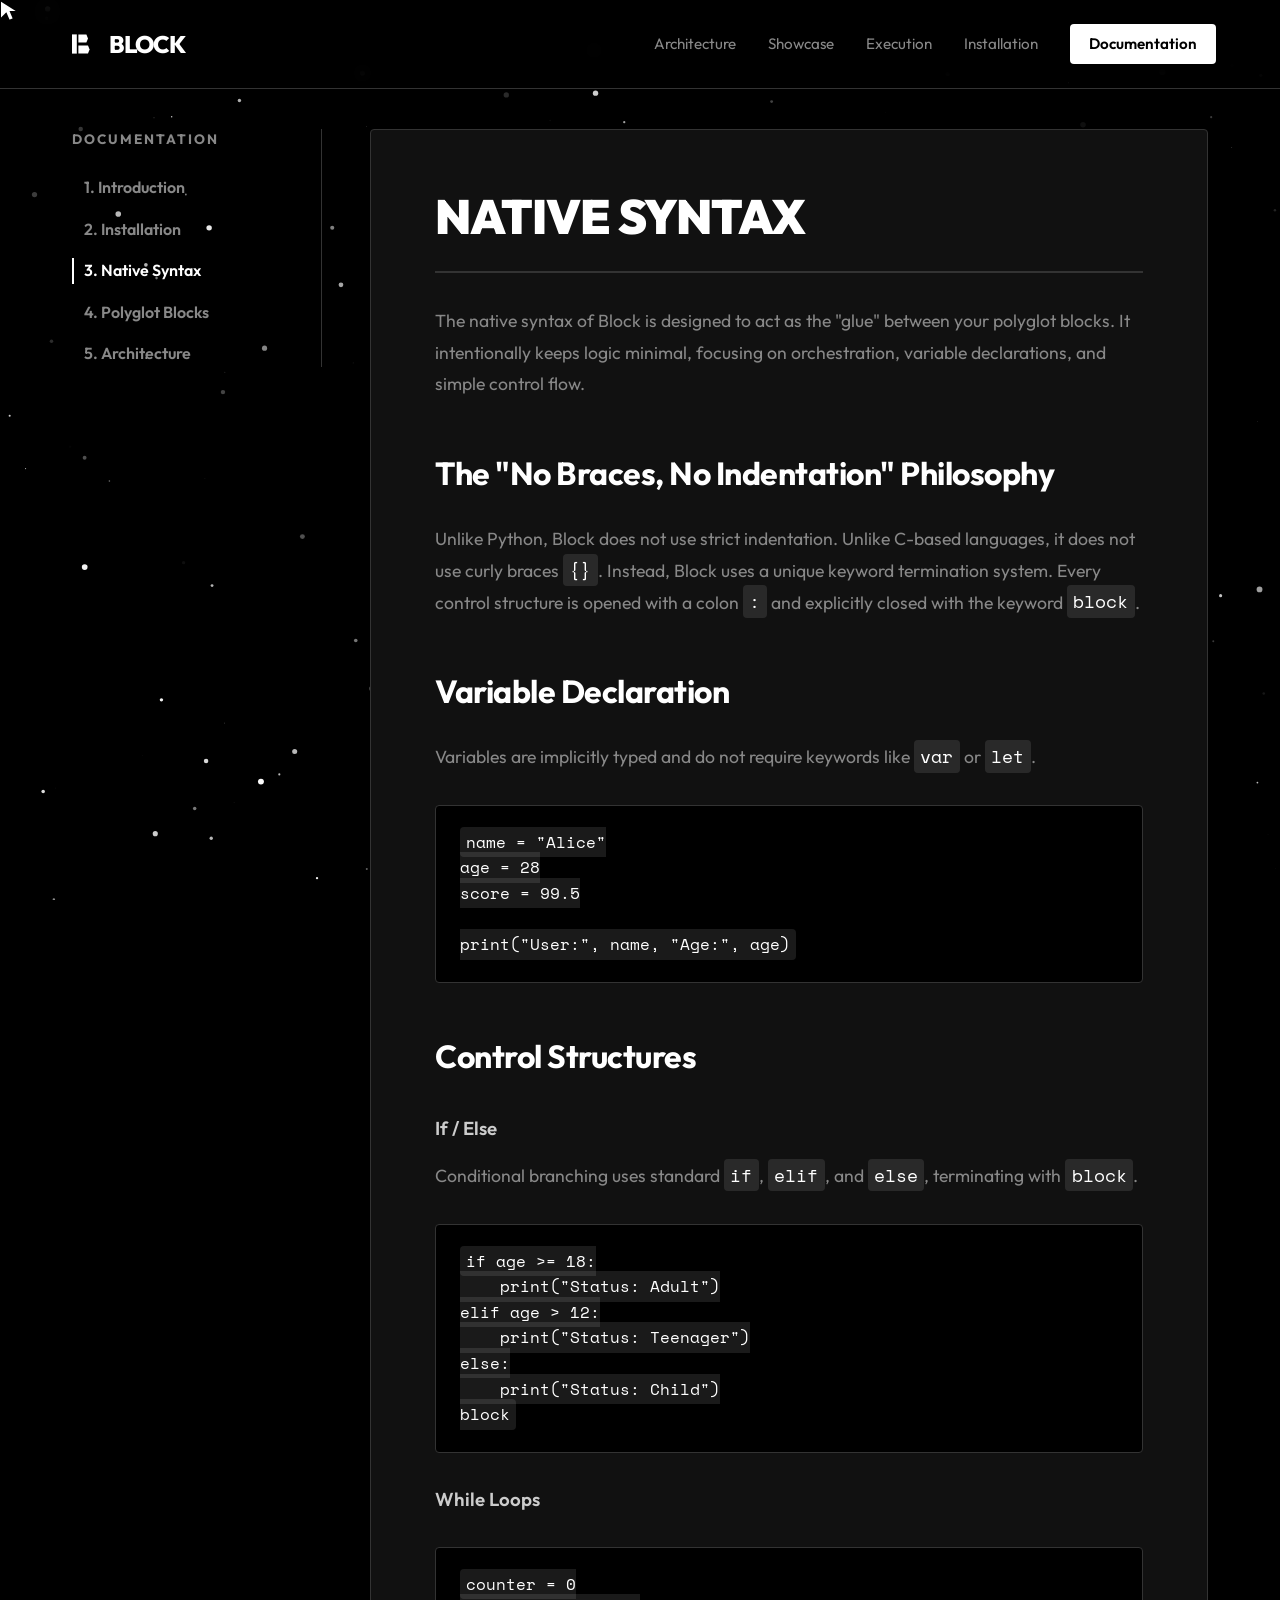
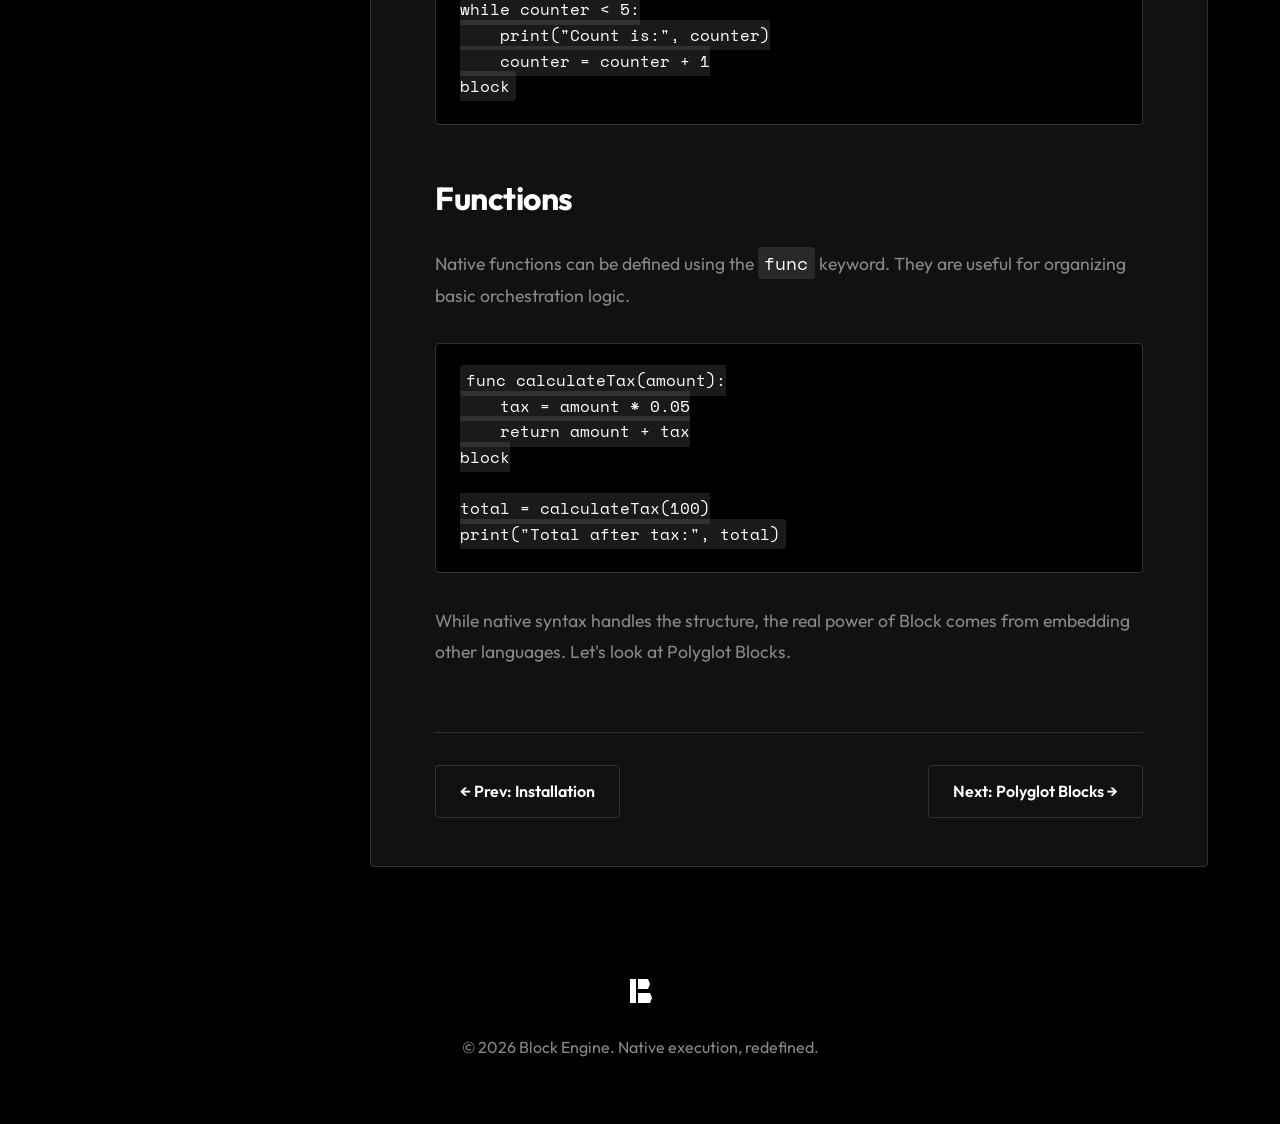
<file: wiki-syntax.html>
<!DOCTYPE html>
<html lang="en">
<head>
    <meta charset="UTF-8">
    <meta name="viewport" content="width=device-width, initial-scale=1.0">
    <title>Block - Native Syntax</title>
    <link rel="preconnect" href="https://fonts.googleapis.com">
    <link rel="preconnect" href="https://fonts.gstatic.com" crossorigin>
    <link href="https://fonts.googleapis.com/css2?family=Outfit:wght@300;400;600;800;900&family=Space+Mono&display=swap" rel="stylesheet">
    <link rel="stylesheet" href="styles.css">
    <style>
        #bg-canvas { z-index: -2 !important; pointer-events: none !important; }
    </style>
</head>
<body>
    <canvas id="bg-canvas"></canvas>

    <nav class="navbar">
        <a href="index.html" class="logo" style="text-decoration: none; color: inherit;">
            <svg viewBox="0 0 100 100" class="logo-img-small">
                <g fill="#ffffff">
                    <rect x="25" y="20" width="15" height="60" />
                    <polygon points="45,20 70,20 75,32.5 70,45 45,45" />
                    <polygon points="45,55 75,55 80,67.5 75,80 45,80" />
                </g>
            </svg>
            <span class="logo-text">BLOCK</span>
        </a>
        <div class="nav-links">
            <a href="index.html#architecture">Architecture</a>
            <a href="index.html#showcase">Showcase</a>
            <a href="index.html#terminal">Execution</a>
            <a href="wiki-install.html">Installation</a>
            <a href="wiki.html" class="btn-glow">Documentation</a>
        </div>
    </nav>

    <div class="wiki-layout">
        <!-- Sidebar -->
        <aside class="wiki-sidebar">
            <h4>Documentation</h4>
            <ul>
                <li><a href="wiki.html">1. Introduction</a></li>
                <li><a href="wiki-install.html">2. Installation</a></li>
                <li><a href="wiki-syntax.html" class="active">3. Native Syntax</a></li>
                <li><a href="wiki-polyglot.html">4. Polyglot Blocks</a></li>
                <li><a href="wiki-architecture.html">5. Architecture</a></li>
            </ul>
        </aside>

        <!-- Main Content -->
        <main class="wiki-content">
            <h1>Native Syntax</h1>
            <p>The native syntax of Block is designed to act as the "glue" between your polyglot blocks. It intentionally keeps logic minimal, focusing on orchestration, variable declarations, and simple control flow.</p>
            
            <h2>The "No Braces, No Indentation" Philosophy</h2>
            <p>Unlike Python, Block does not use strict indentation. Unlike C-based languages, it does not use curly braces <code>{}</code>. Instead, Block uses a unique keyword termination system. Every control structure is opened with a colon <code>:</code> and explicitly closed with the keyword <code>block</code>.</p>
            
            <h2>Variable Declaration</h2>
            <p>Variables are implicitly typed and do not require keywords like <code>var</code> or <code>let</code>.</p>
            <pre><code>name = "Alice"
age = 28
score = 99.5

print("User:", name, "Age:", age)
</code></pre>

            <h2>Control Structures</h2>
            <h3>If / Else</h3>
            <p>Conditional branching uses standard <code>if</code>, <code>elif</code>, and <code>else</code>, terminating with <code>block</code>.</p>
            <pre><code>if age >= 18:
    print("Status: Adult")
elif age > 12:
    print("Status: Teenager")
else:
    print("Status: Child")
block</code></pre>

            <h3>While Loops</h3>
            <pre><code>counter = 0
while counter < 5:
    print("Count is:", counter)
    counter = counter + 1
block</code></pre>

            <h2>Functions</h2>
            <p>Native functions can be defined using the <code>func</code> keyword. They are useful for organizing basic orchestration logic.</p>
            <pre><code>func calculateTax(amount):
    tax = amount * 0.05
    return amount + tax
block

total = calculateTax(100)
print("Total after tax:", total)</code></pre>

            <p>While native syntax handles the structure, the real power of Block comes from embedding other languages. Let's look at Polyglot Blocks.</p>

            <div class="wiki-nav-buttons">
                <a href="wiki-install.html">&larr; Prev: Installation</a>
                <a href="wiki-polyglot.html">Next: Polyglot Blocks &rarr;</a>
            </div>
        </main>
    </div>

    <footer>
        <div class="footer-logo">
            <svg viewBox="0 0 100 100" width="40" height="40">
                <g fill="#ffffff">
                    <rect x="25" y="20" width="15" height="60" />
                    <polygon points="45,20 70,20 75,32.5 70,45 45,45" />
                    <polygon points="45,55 75,55 80,67.5 75,80 45,80" />
                </g>
            </svg>
        </div>
        <p>&copy; 2026 Block Engine. Native execution, redefined.</p>
    </footer>
    <script src="script.js"></script>
</body>
</html>
</file>
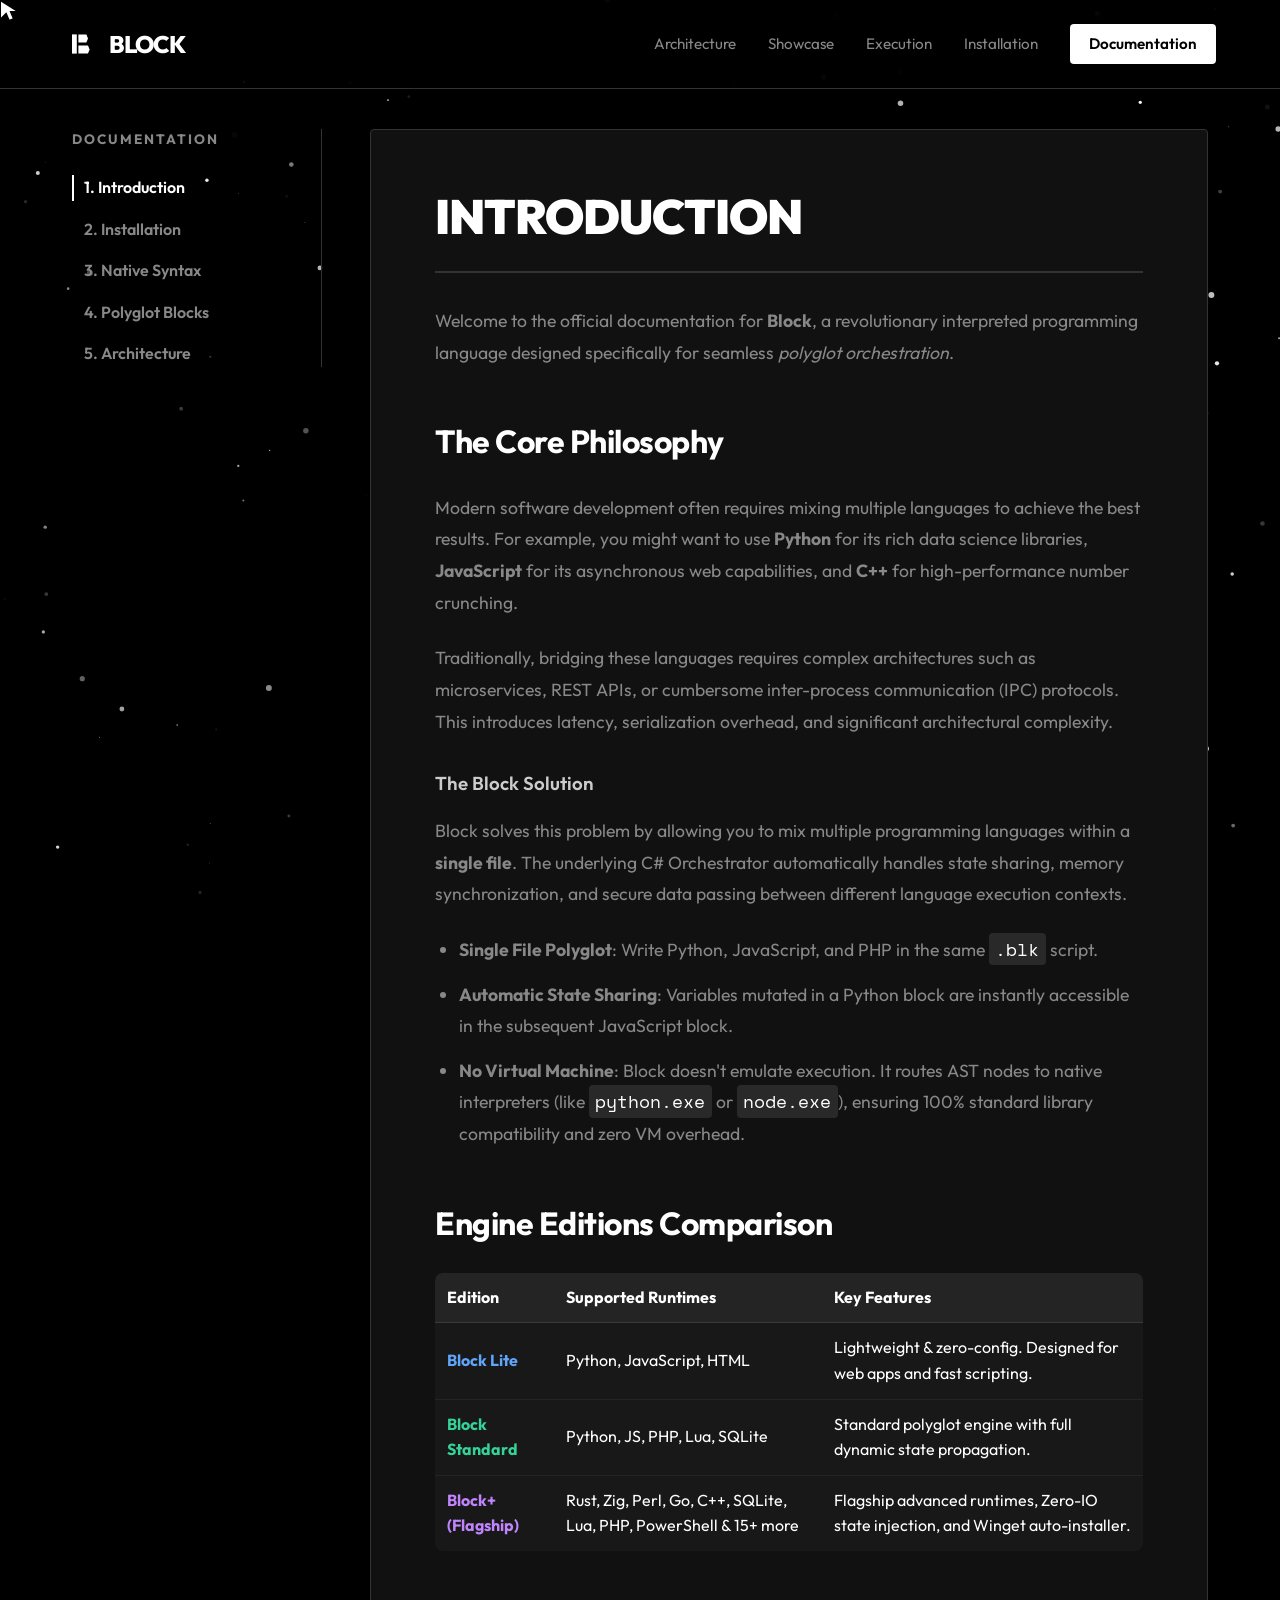
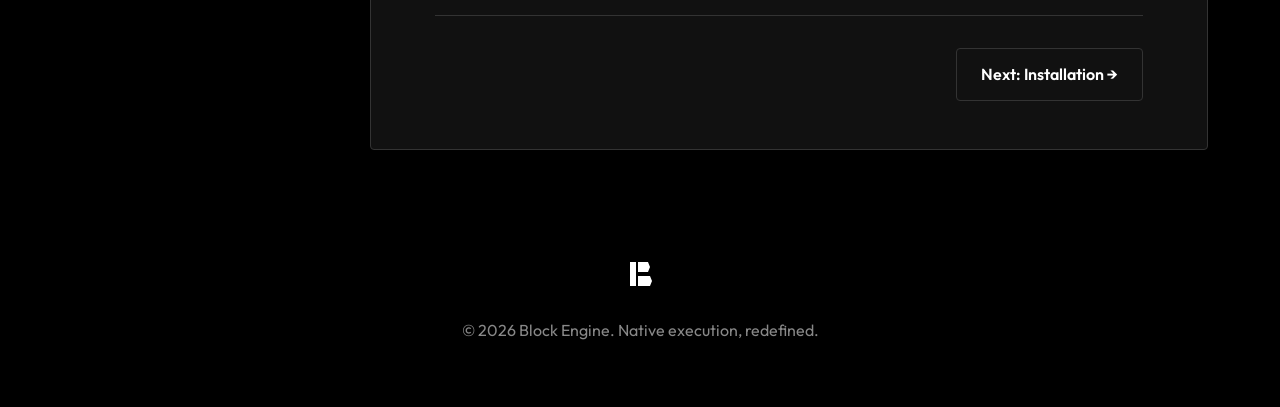
<file: wiki.html>
<!DOCTYPE html>
<html lang="en">
<head>
    <meta charset="UTF-8">
    <meta name="viewport" content="width=device-width, initial-scale=1.0">
    <title>Block - Introduction</title>
    <link rel="preconnect" href="https://fonts.googleapis.com">
    <link rel="preconnect" href="https://fonts.gstatic.com" crossorigin>
    <link href="https://fonts.googleapis.com/css2?family=Outfit:wght@300;400;600;800;900&family=Space+Mono&display=swap" rel="stylesheet">
    <link rel="stylesheet" href="styles.css">
    <style>
        #bg-canvas { z-index: -2 !important; pointer-events: none !important; }
    </style>
</head>
<body>
    <canvas id="bg-canvas"></canvas>

    <nav class="navbar">
        <a href="index.html" class="logo" style="text-decoration: none; color: inherit;">
            <svg viewBox="0 0 100 100" class="logo-img-small">
                <g fill="#ffffff">
                    <rect x="25" y="20" width="15" height="60" />
                    <polygon points="45,20 70,20 75,32.5 70,45 45,45" />
                    <polygon points="45,55 75,55 80,67.5 75,80 45,80" />
                </g>
            </svg>
            <span class="logo-text">BLOCK</span>
        </a>
        <div class="nav-links">
            <a href="index.html#architecture">Architecture</a>
            <a href="index.html#showcase">Showcase</a>
            <a href="index.html#terminal">Execution</a>
            <a href="wiki-install.html">Installation</a>
            <a href="wiki.html" class="btn-glow">Documentation</a>
        </div>
    </nav>

    <div class="wiki-layout">
        <!-- Sidebar -->
        <aside class="wiki-sidebar">
            <h4>Documentation</h4>
            <ul>
                <li><a href="wiki.html" class="active">1. Introduction</a></li>
                <li><a href="wiki-install.html">2. Installation</a></li>
                <li><a href="wiki-syntax.html">3. Native Syntax</a></li>
                <li><a href="wiki-polyglot.html">4. Polyglot Blocks</a></li>
                <li><a href="wiki-architecture.html">5. Architecture</a></li>
            </ul>
        </aside>

        <!-- Main Content -->
        <main class="wiki-content">
            <h1>Introduction</h1>
            <p>Welcome to the official documentation for <strong>Block</strong>, a revolutionary interpreted programming language designed specifically for seamless <em>polyglot orchestration</em>.</p>
            
            <h2>The Core Philosophy</h2>
            <p>Modern software development often requires mixing multiple languages to achieve the best results. For example, you might want to use <strong>Python</strong> for its rich data science libraries, <strong>JavaScript</strong> for its asynchronous web capabilities, and <strong>C++</strong> for high-performance number crunching.</p>
            <p>Traditionally, bridging these languages requires complex architectures such as microservices, REST APIs, or cumbersome inter-process communication (IPC) protocols. This introduces latency, serialization overhead, and significant architectural complexity.</p>
            
            <h3>The Block Solution</h3>
            <p>Block solves this problem by allowing you to mix multiple programming languages within a <strong>single file</strong>. The underlying C# Orchestrator automatically handles state sharing, memory synchronization, and secure data passing between different language execution contexts.</p>
            <ul>
                <li><strong>Single File Polyglot</strong>: Write Python, JavaScript, and PHP in the same <code>.blk</code> script.</li>
                <li><strong>Automatic State Sharing</strong>: Variables mutated in a Python block are instantly accessible in the subsequent JavaScript block.</li>
                <li><strong>No Virtual Machine</strong>: Block doesn't emulate execution. It routes AST nodes to native interpreters (like <code>python.exe</code> or <code>node.exe</code>), ensuring 100% standard library compatibility and zero VM overhead.</li>
            </ul>

            <h2>Engine Editions Comparison</h2>
            <div style="margin-top: 15px; margin-bottom: 25px;">
                <table style="width:100%; border-collapse: collapse; text-align: left; background: rgba(255,255,255,0.03); border-radius: 8px; overflow: hidden;">
                    <thead>
                        <tr style="border-bottom: 1px solid rgba(255,255,255,0.1); background: rgba(255,255,255,0.05);">
                            <th style="padding: 12px;">Edition</th>
                            <th style="padding: 12px;">Supported Runtimes</th>
                            <th style="padding: 12px;">Key Features</th>
                        </tr>
                    </thead>
                    <tbody>
                        <tr style="border-bottom: 1px solid rgba(255,255,255,0.05);">
                            <td style="padding: 12px; font-weight: bold; color: #60a5fa;">Block Lite</td>
                            <td style="padding: 12px;">Python, JavaScript, HTML</td>
                            <td style="padding: 12px;">Lightweight & zero-config. Designed for web apps and fast scripting.</td>
                        </tr>
                        <tr style="border-bottom: 1px solid rgba(255,255,255,0.05);">
                            <td style="padding: 12px; font-weight: bold; color: #34d399;">Block Standard</td>
                            <td style="padding: 12px;">Python, JS, PHP, Lua, SQLite</td>
                            <td style="padding: 12px;">Standard polyglot engine with full dynamic state propagation.</td>
                        </tr>
                        <tr>
                            <td style="padding: 12px; font-weight: bold; color: #c084fc;">Block+ (Flagship)</td>
                            <td style="padding: 12px;">Rust, Zig, Perl, Go, C++, SQLite, Lua, PHP, PowerShell & 15+ more</td>
                            <td style="padding: 12px;">Flagship advanced runtimes, Zero-IO state injection, and Winget auto-installer.</td>
                        </tr>
                    </tbody>
                </table>
            </div>

            <div class="wiki-nav-buttons">
                <div></div>
                <a href="wiki-install.html">Next: Installation &rarr;</a>
            </div>
        </main>
    </div>

    <footer>
        <div class="footer-logo">
            <svg viewBox="0 0 100 100" width="40" height="40">
                <g fill="#ffffff">
                    <rect x="25" y="20" width="15" height="60" />
                    <polygon points="45,20 70,20 75,32.5 70,45 45,45" />
                    <polygon points="45,55 75,55 80,67.5 75,80 45,80" />
                </g>
            </svg>
        </div>
        <p>&copy; 2026 Block Engine. Native execution, redefined.</p>
    </footer>
    <script src="script.js"></script>
</body>
</html>
</file>
<file: styles.css>
/* ==========================================================================
   Pure Monochrome Dark Theme for Block Engine - GEOMETRIC EDITION
   ========================================================================== */

:root {
    --bg-color: #000000;
    --text-primary: #ffffff;
    --text-secondary: #888888;
    --border-color: #333333;
    --card-bg: rgba(17, 17, 17, 1);
    --accent: #ffffff; 
    --font-sans: 'Outfit', -apple-system, BlinkMacSystemFont, "Segoe UI", Roboto, "Helvetica Neue", Arial, sans-serif;
    --font-mono: 'Space Mono', SFMono-Regular, Menlo, Monaco, Consolas, monospace;
}

* {
    margin: 0;
    padding: 0;
    box-sizing: border-box;
    cursor: none !important;
}

/* Custom Geometric Cursor */
#custom-cursor {
    position: fixed;
    top: 0;
    left: 0;
    width: 32px;
    height: 32px;
    background-image: url("data:image/svg+xml,%3Csvg width='32' height='32' viewBox='0 0 32 32' xmlns='http://www.w3.org/2000/svg'%3E%3Cpath d='M2 2v20l6-6 3 7 5-2-3-7h8z' fill='white' stroke='black' stroke-width='2' stroke-linejoin='miter'/%3E%3C/svg%3E");
    background-size: contain;
    background-repeat: no-repeat;
    margin-top: -2px;
    margin-left: -2px;
    pointer-events: none;
    z-index: 9999;
    mix-blend-mode: difference;
}


html {
    scroll-behavior: smooth;
}

body {
    background-color: var(--bg-color);
    color: var(--text-primary);
    font-family: var(--font-sans);
    line-height: 1.6;
    overflow-x: hidden;
    position: relative;
}

#bg-canvas {
    position: fixed;
    top: 0;
    left: 0;
    width: 100%;
    height: 100%;
    z-index: -2;
    pointer-events: none;
}

#scroll-line-container {
    position: absolute;
    top: 0;
    left: 50%;
    transform: translateX(-50%);
    width: 2px;
    height: 100%;
    z-index: -1;
    opacity: 0.3;
}

#scroll-line {
    position: sticky;
    top: 0;
    width: 100%;
    height: 0%;
    background: var(--text-primary);
    box-shadow: 0 0 15px 2px rgba(255, 255, 255, 0.3);
    transition: height 0.1s ease-out;
}

/* Navbar */
.navbar {
    display: flex;
    justify-content: space-between;
    align-items: center;
    padding: 1.5rem 4rem;
    position: sticky;
    top: 0;
    background: rgba(0, 0, 0, 0.8);
    backdrop-filter: blur(12px);
    border-bottom: 1px solid var(--border-color);
    z-index: 1000;
}

.logo {
    display: flex;
    align-items: center;
    gap: 0.8rem;
    font-size: 1.5rem;
    font-weight: 800;
    letter-spacing: -0.05em;
}

.logo-img-small {
    height: 32px;
    width: 32px;
}

.nav-links {
    display: flex;
    gap: 2rem;
    align-items: center;
}

.nav-links a {
    color: var(--text-secondary);
    text-decoration: none;
    font-size: 0.95rem;
    transition: color 0.2s;
}

.nav-links a:hover {
    color: var(--text-primary);
}

.btn-glow {
    background: var(--text-primary);
    color: var(--bg-color) !important;
    padding: 0.5rem 1.2rem;
    border-radius: 4px; /* Harder corners for geometric feel */
    font-weight: 600;
    transition: transform 0.2s, box-shadow 0.2s;
}

.btn-glow:hover {
    transform: scale(1.05);
    box-shadow: 0 0 15px rgba(255, 255, 255, 0.4);
}

/* Hero Section */
.hero {
    min-height: 100vh;
    display: flex;
    flex-direction: column;
    justify-content: center;
    align-items: center;
    text-align: center;
    padding: 2rem;
    position: relative;
}

/* SVG Animation */
.hero-logo-container {
    margin-bottom: 2rem;
}

.logo-paths {
    stroke-dasharray: 400;
    stroke-dashoffset: 400;
    animation: draw 2s ease-in-out forwards, fillIn 1s 1.5s ease-in forwards, pulseGlow 3s 2.5s infinite alternate;
}

@keyframes draw {
    to { stroke-dashoffset: 0; }
}
@keyframes fillIn {
    to { fill: #ffffff; stroke: transparent; }
}
@keyframes pulseGlow {
    from { filter: drop-shadow(0 0 10px rgba(255, 255, 255, 0.2)); }
    to { filter: drop-shadow(0 0 30px rgba(255, 255, 255, 0.6)); transform: scale(1.02); }
}

.hero h1 {
    font-size: 5rem;
    font-weight: 900;
    letter-spacing: -0.05em;
    line-height: 1.1;
    margin-bottom: 1.5rem;
    color: #ffffff;
    max-width: 900px;
    min-height: 120px;
}

.hero p {
    font-size: 1.25rem;
    color: var(--text-secondary);
    max-width: 600px;
    margin-bottom: 3rem;
    min-height: 60px;
}

.cta-group {
    display: flex;
    gap: 1rem;
}

.btn-primary, .btn-secondary {
    padding: 0.8rem 2rem;
    border-radius: 4px;
    font-size: 1rem;
    font-weight: 600;
    text-decoration: none;
    transition: all 0.2s;
    z-index: 2;
    text-transform: uppercase;
    letter-spacing: 2px;
}

.btn-primary {
    background: var(--text-primary);
    color: var(--bg-color);
}

.btn-primary:hover {
    background: #cccccc;
    transform: translateY(-2px);
    box-shadow: 0 10px 20px rgba(255,255,255,0.2);
}

.btn-secondary {
    background: transparent;
    color: var(--text-primary);
    border: 2px solid var(--border-color);
}

.btn-secondary:hover {
    background: rgba(255, 255, 255, 0.1);
    border-color: #ffffff;
}

/* Section Setup */
.section-padding {
    padding: 8rem 4rem;
    max-width: 1200px;
    margin: 0 auto;
    position: relative;
}

.section-title {
    text-align: center;
    font-size: 3rem;
    font-weight: 800;
    letter-spacing: -0.03em;
    margin-bottom: 1rem;
    color: #ffffff;
    text-transform: uppercase;
}

.section-desc {
    text-align: center;
    color: var(--text-secondary);
    max-width: 700px;
    margin: 0 auto 4rem auto;
    font-size: 1.1rem;
}

/* Bento Grid Features */
.bento-grid {
    display: grid;
    grid-template-columns: repeat(3, 1fr);
    grid-auto-rows: minmax(250px, auto);
    gap: 1.5rem;
}

.bento-card {
    background: var(--card-bg);
    border: 2px solid var(--border-color);
    border-radius: 4px;
    padding: 2.5rem;
    position: relative;
    overflow: hidden;
    transition: transform 0.1s ease-out, border-color 0.3s;
    transform-style: preserve-3d;
    will-change: transform;
}

.bento-card:hover {
    border-color: #ffffff;
}

.bento-card::before {
    content: '';
    position: absolute;
    top: 0;
    left: 0;
    right: 0;
    bottom: 0;
    background: radial-gradient(circle at var(--mouse-x, 0) var(--mouse-y, 0), rgba(255,255,255,0.15), transparent 50%);
    opacity: 0;
    transition: opacity 0.3s;
    pointer-events: none;
    z-index: 0;
}

.bento-card:hover::before {
    opacity: 1;
}

.bento-card > * {
    transform: translateZ(20px);
    position: relative;
    z-index: 1;
}

.bento-icon {
    margin-bottom: 1.5rem;
}

.bento-card h3 {
    font-size: 1.5rem;
    margin-bottom: 1rem;
    font-weight: 700;
    text-transform: uppercase;
    letter-spacing: 1px;
}

.bento-card p {
    color: var(--text-secondary);
    line-height: 1.7;
}

/* Code / Terminal Simulator */
.code-window, .terminal-window {
    width: 100%;
    max-width: 900px;
    margin: 0 auto;
    background: #000000;
    border: 2px solid var(--border-color);
    border-radius: 4px;
    overflow: hidden;
    box-shadow: 0 20px 40px rgba(255,255,255,0.05);
}

.editor-header {
    display: flex;
    gap: 8px;
    padding: 1rem;
    border-bottom: 2px solid var(--border-color);
    background: #0a0a0a;
    align-items: center;
}

.window-title {
    margin-left: auto;
    margin-right: auto;
    font-size: 0.85rem;
    color: #ffffff;
    font-family: var(--font-mono);
    letter-spacing: 2px;
    text-transform: uppercase;
}

/* Monochrome Window Dots */
.dot {
    width: 12px;
    height: 12px;
    border-radius: 0; /* Square dots for geometric style! */
    background: #ffffff;
}

.dot:nth-child(1) { opacity: 0.2; }
.dot:nth-child(2) { opacity: 0.5; }
.dot:nth-child(3) { opacity: 1.0; }

.editor-content, .terminal-body {
    padding: 1.5rem;
    font-family: var(--font-mono);
    font-size: 0.95rem;
    color: #ffffff;
    text-align: left;
    line-height: 1.6;
}

/* Pure Monochrome Syntax Highlighting */
.indent { padding-left: 2rem; }
.keyword { font-weight: bold; color: #ffffff; text-decoration: underline; }
.string { color: #cccccc; font-style: italic; }
.func { font-weight: bold; color: #ffffff; }
.comment { color: #666666; }
.number { color: #dddddd; }

/* Terminal Specifics */
.terminal-body {
    min-height: 250px;
}
.term-line {
    margin-bottom: 0.5rem;
}
/* Monochrome Terminal Outputs */
.prompt { color: #ffffff; font-weight: bold; margin-right: 0.5rem; }
.success { color: #ffffff; font-weight: bold; border-left: 3px solid #fff; padding-left: 10px; }
.warning { color: #aaaaaa; border-left: 3px solid #aaa; padding-left: 10px; }
.info { color: #777777; border-left: 3px solid #777; padding-left: 10px; }
.timestamp { color: #555555; font-size: 0.85rem; margin-right: 0.5rem; }

/* FAQ Accordion */
.faq-container {
    max-width: 800px;
    margin: 0 auto;
}

.faq-item {
    border-bottom: 2px solid var(--border-color);
    margin-bottom: 1rem;
}

.faq-question {
    width: 100%;
    background: transparent;
    border: none;
    color: var(--text-primary);
    font-size: 1.25rem;
    font-weight: 700;
    font-family: var(--font-sans);
    padding: 1.5rem 0;
    text-align: left;
    display: flex;
    justify-content: space-between;
    cursor: pointer;
    outline: none;
    text-transform: uppercase;
    letter-spacing: 1px;
}

.faq-answer {
    max-height: 0;
    overflow: hidden;
    transition: max-height 0.4s ease-out;
}

.faq-answer p {
    padding-bottom: 1.5rem;
    color: var(--text-secondary);
    line-height: 1.7;
}

.faq-question.active .icon {
    transform: rotate(45deg);
    transition: transform 0.3s;
}

.icon {
    transition: transform 0.3s;
}

/* Marquee */
.marquee-section {
    padding: 4rem 0;
    border-top: 2px solid var(--border-color);
    border-bottom: 2px solid var(--border-color);
    overflow: hidden;
    background: #050505;
    display: flex;
    flex-direction: column;
    gap: 1.5rem;
}

.marquee {
    display: flex;
    width: 200%;
}

.marquee-left { animation: scrollLeft 30s linear infinite; }
.marquee-right { animation: scrollRight 30s linear infinite; }

.marquee-content {
    display: flex;
    justify-content: space-around;
    width: 50%;
    align-items: center;
}

.marquee span {
    font-size: 2.5rem;
    font-weight: 900;
    color: #333333;
    letter-spacing: 4px;
    transition: color 0.3s;
    text-transform: uppercase;
}

.marquee span:hover {
    color: #ffffff;
}

@keyframes scrollLeft {
    0% { transform: translateX(0); }
    100% { transform: translateX(-50%); }
}
@keyframes scrollRight {
    0% { transform: translateX(-50%); }
    100% { transform: translateX(0); }
}

/* Footer */
footer {
    text-align: center;
    padding: 4rem 2rem;
    color: var(--text-secondary);
    background: #000;
}

.footer-logo {
    margin-bottom: 1rem;
}

/* Reveal Animations */
.reveal {
    opacity: 0;
    transform: translateY(40px);
    transition: opacity 1s cubic-bezier(0.16, 1, 0.3, 1), transform 1s cubic-bezier(0.16, 1, 0.3, 1);
}

.reveal.visible {
    opacity: 1;
    transform: translateY(0);
}

/* ==========================================================================
   Wiki Pages Documentation Layout
   ========================================================================== */

.wiki-layout {
    display: flex;
    max-width: 1200px;
    margin: 40px auto;
    gap: 3rem;
    padding: 0 2rem;
    position: relative;
    z-index: 1;
    min-height: calc(100vh - 200px);
}

.wiki-sidebar {
    width: 250px;
    flex-shrink: 0;
    position: sticky;
    top: 100px;
    align-self: flex-start;
    border-right: 1px solid var(--border-color);
    padding-right: 2rem;
}

.wiki-sidebar h4 {
    color: var(--text-secondary);
    text-transform: uppercase;
    font-size: 0.85rem;
    letter-spacing: 2px;
    margin-bottom: 1.5rem;
}

.wiki-sidebar ul {
    list-style: none;
    display: flex;
    flex-direction: column;
    gap: 1rem;
}

.wiki-sidebar a {
    text-decoration: none;
    color: var(--text-secondary);
    font-weight: 600;
    font-size: 1rem;
    transition: color 0.2s;
    display: block;
    padding-left: 10px;
    border-left: 2px solid transparent;
}

.wiki-sidebar a:hover {
    color: var(--text-primary);
}

.wiki-sidebar a.active {
    color: #ffffff;
    border-left-color: #ffffff;
}

.wiki-content {
    flex-grow: 1;
    background: var(--card-bg);
    border: 1px solid var(--border-color);
    border-radius: 4px;
    padding: 3rem 4rem;
    backdrop-filter: blur(10px);
}

.wiki-content h1 {
    color: #ffffff;
    margin-bottom: 2rem;
    font-size: 3rem;
    font-weight: 900;
    letter-spacing: -1px;
    text-transform: uppercase;
    border-bottom: 2px solid var(--border-color);
    padding-bottom: 1rem;
}

.wiki-content h2 {
    color: #ffffff;
    margin: 3rem 0 1.5rem;
    font-weight: 700;
    font-size: 2rem;
    letter-spacing: -0.5px;
}

.wiki-content h3 {
    color: #cccccc;
    margin: 2rem 0 1rem;
    font-weight: 600;
}

.wiki-content p, .wiki-content ul {
    margin-bottom: 1.5rem;
    color: var(--text-secondary);
    line-height: 1.8;
    font-size: 1.1rem;
}

.wiki-content li {
    margin-bottom: 0.8rem;
    margin-left: 1.5rem;
}

.wiki-content pre {
    background: #000000;
    padding: 1.5rem;
    border-radius: 4px;
    border: 1px solid var(--border-color);
    overflow-x: auto;
    margin: 2rem 0;
    font-family: var(--font-mono);
    color: #ffffff;
}

.wiki-content code {
    font-family: var(--font-mono);
    background: rgba(255,255,255,0.1);
    padding: 0.2rem 0.4rem;
    border-radius: 4px;
    color: #ffffff;
}

.wiki-nav-buttons {
    display: flex;
    justify-content: space-between;
    margin-top: 4rem;
    padding-top: 2rem;
    border-top: 1px solid var(--border-color);
}

.wiki-nav-buttons a {
    text-decoration: none;
    color: var(--text-primary);
    font-weight: 600;
    border: 1px solid var(--border-color);
    padding: 0.8rem 1.5rem;
    border-radius: 4px;
    transition: background 0.2s;
}

.wiki-nav-buttons a:hover {
    background: rgba(255,255,255,0.1);
}
</file>
